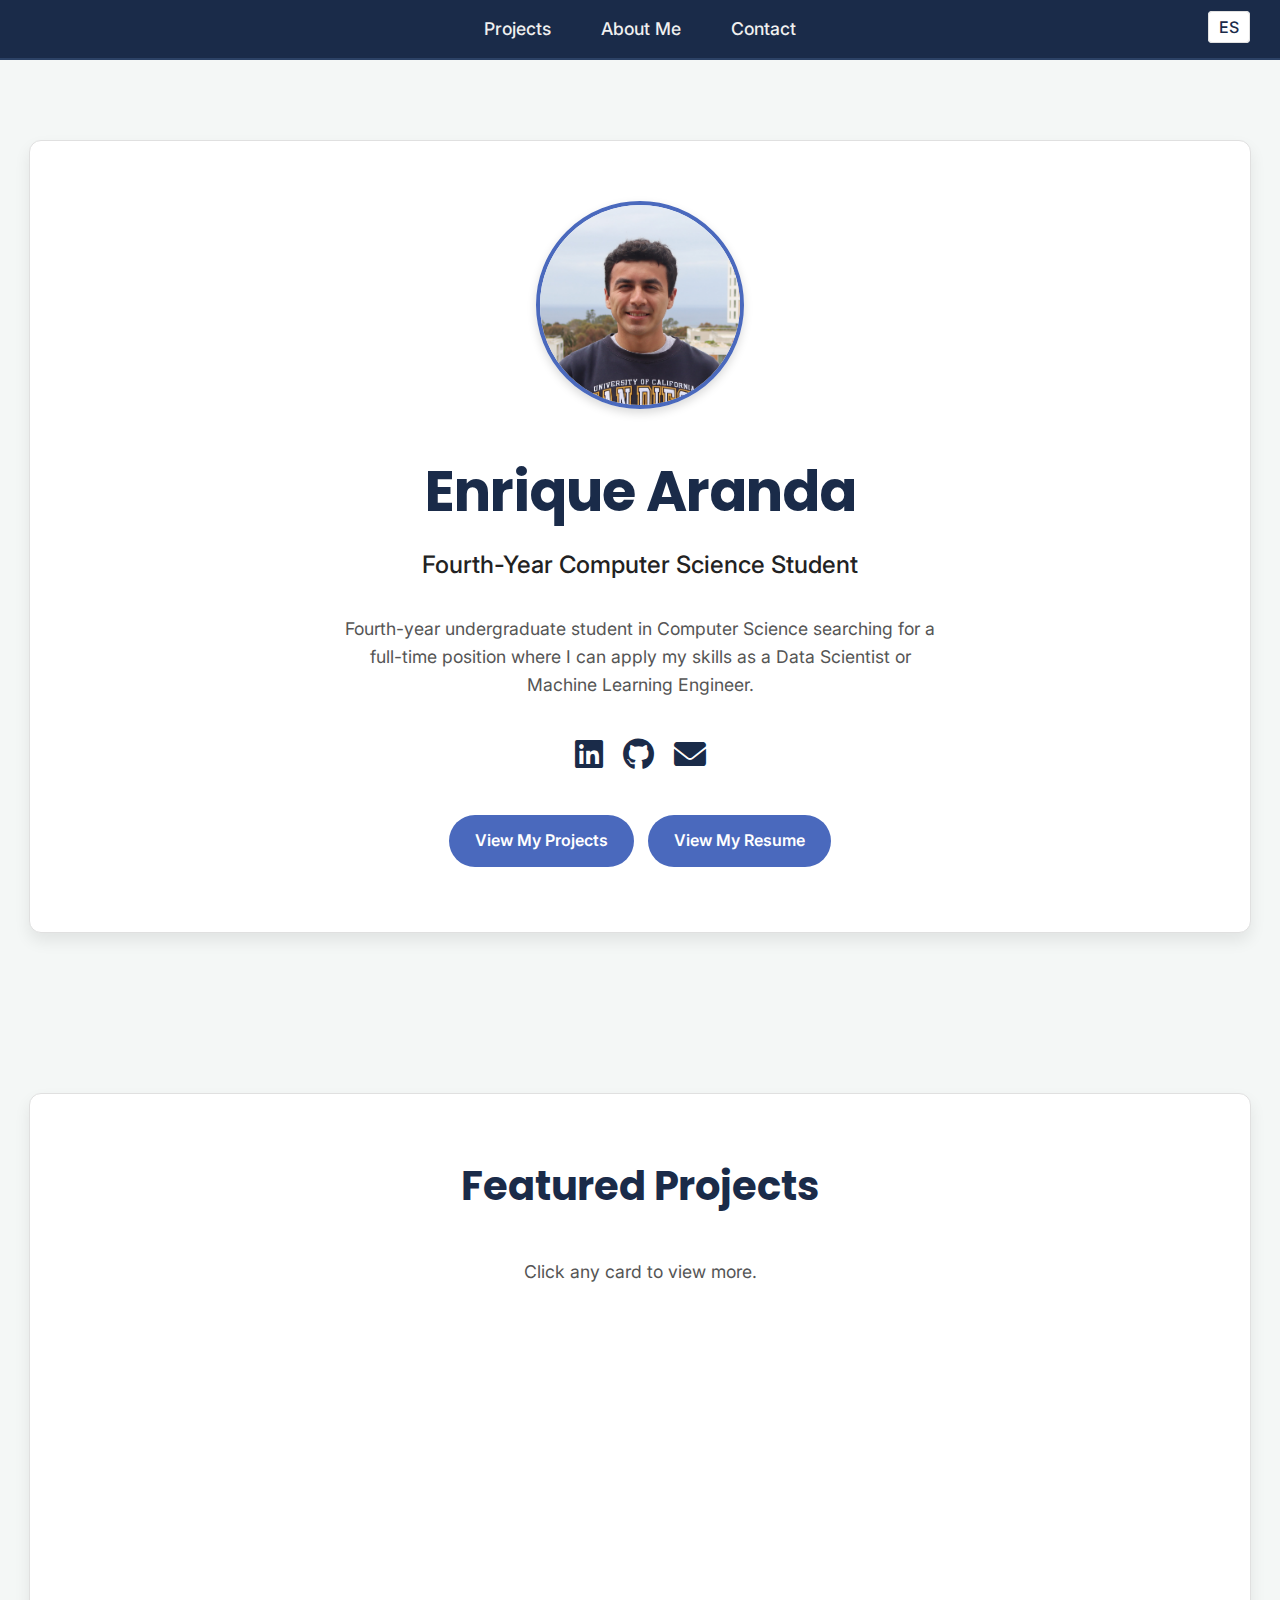
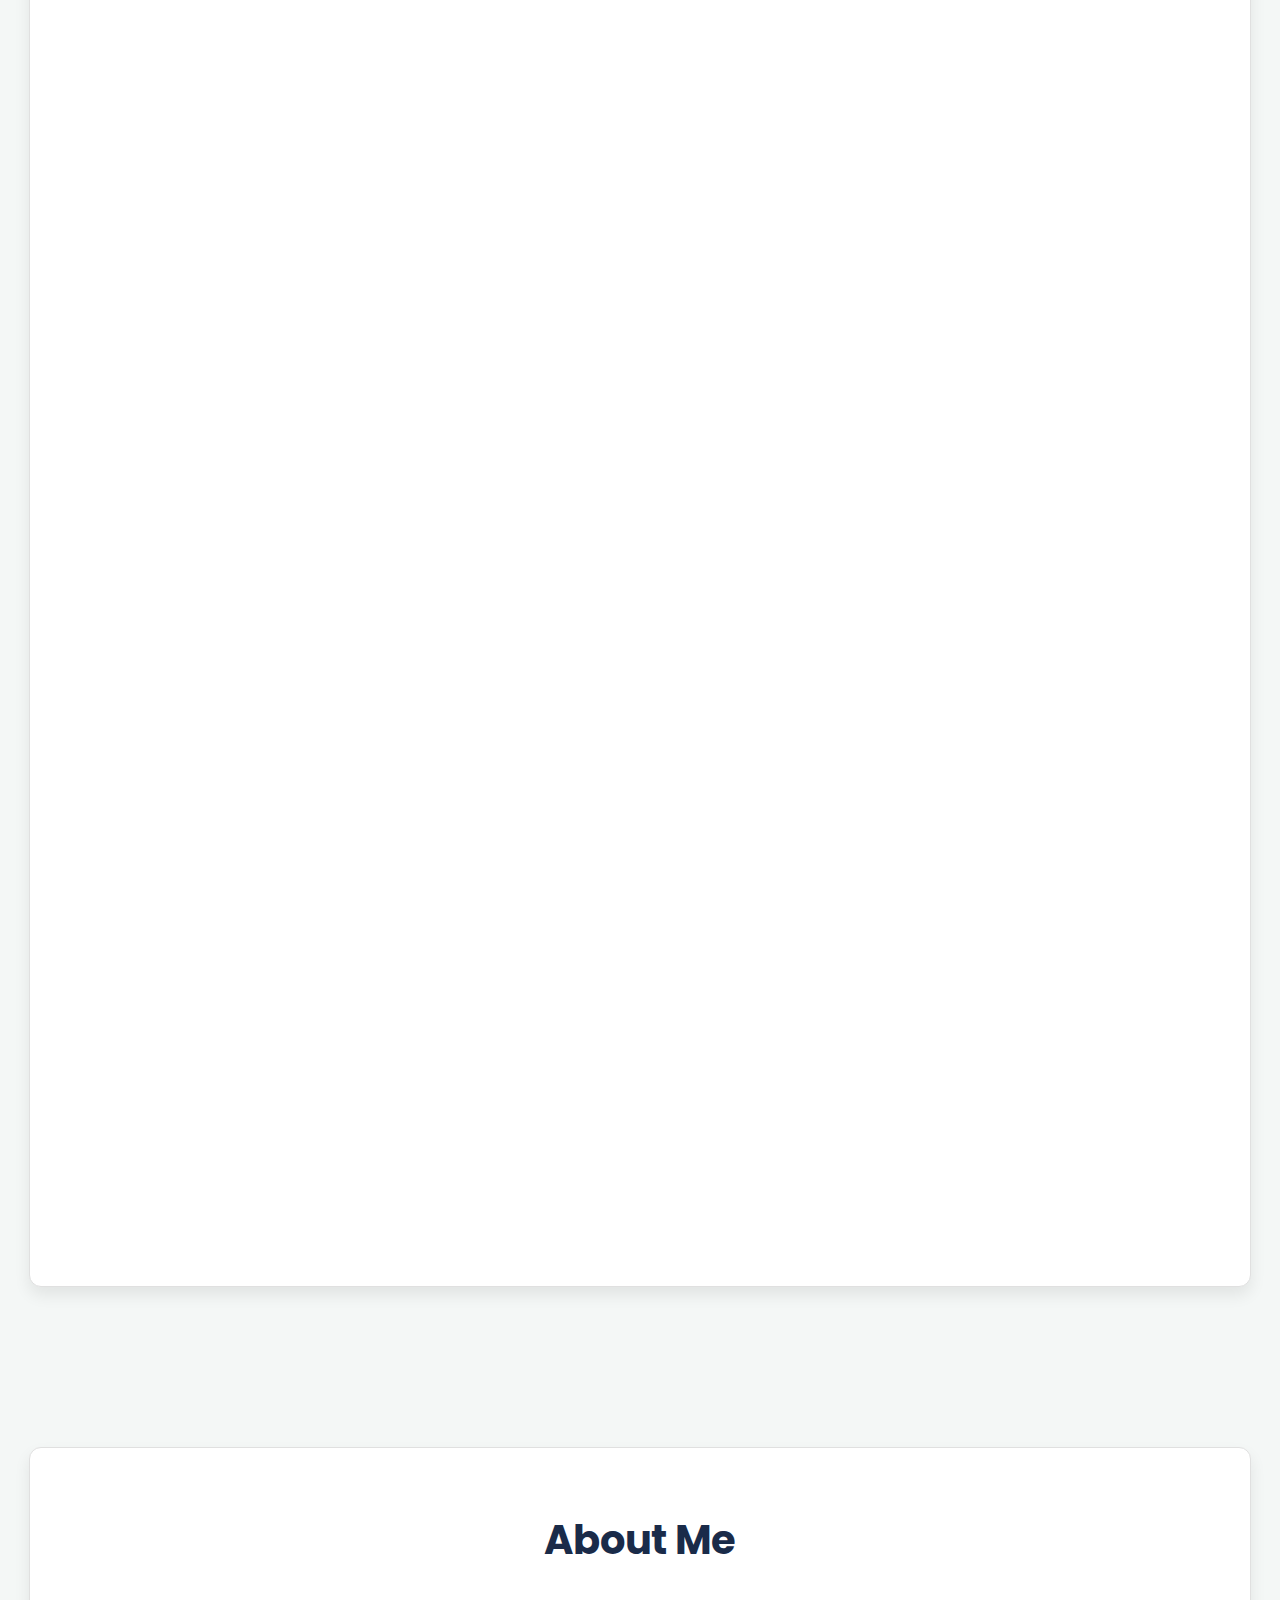
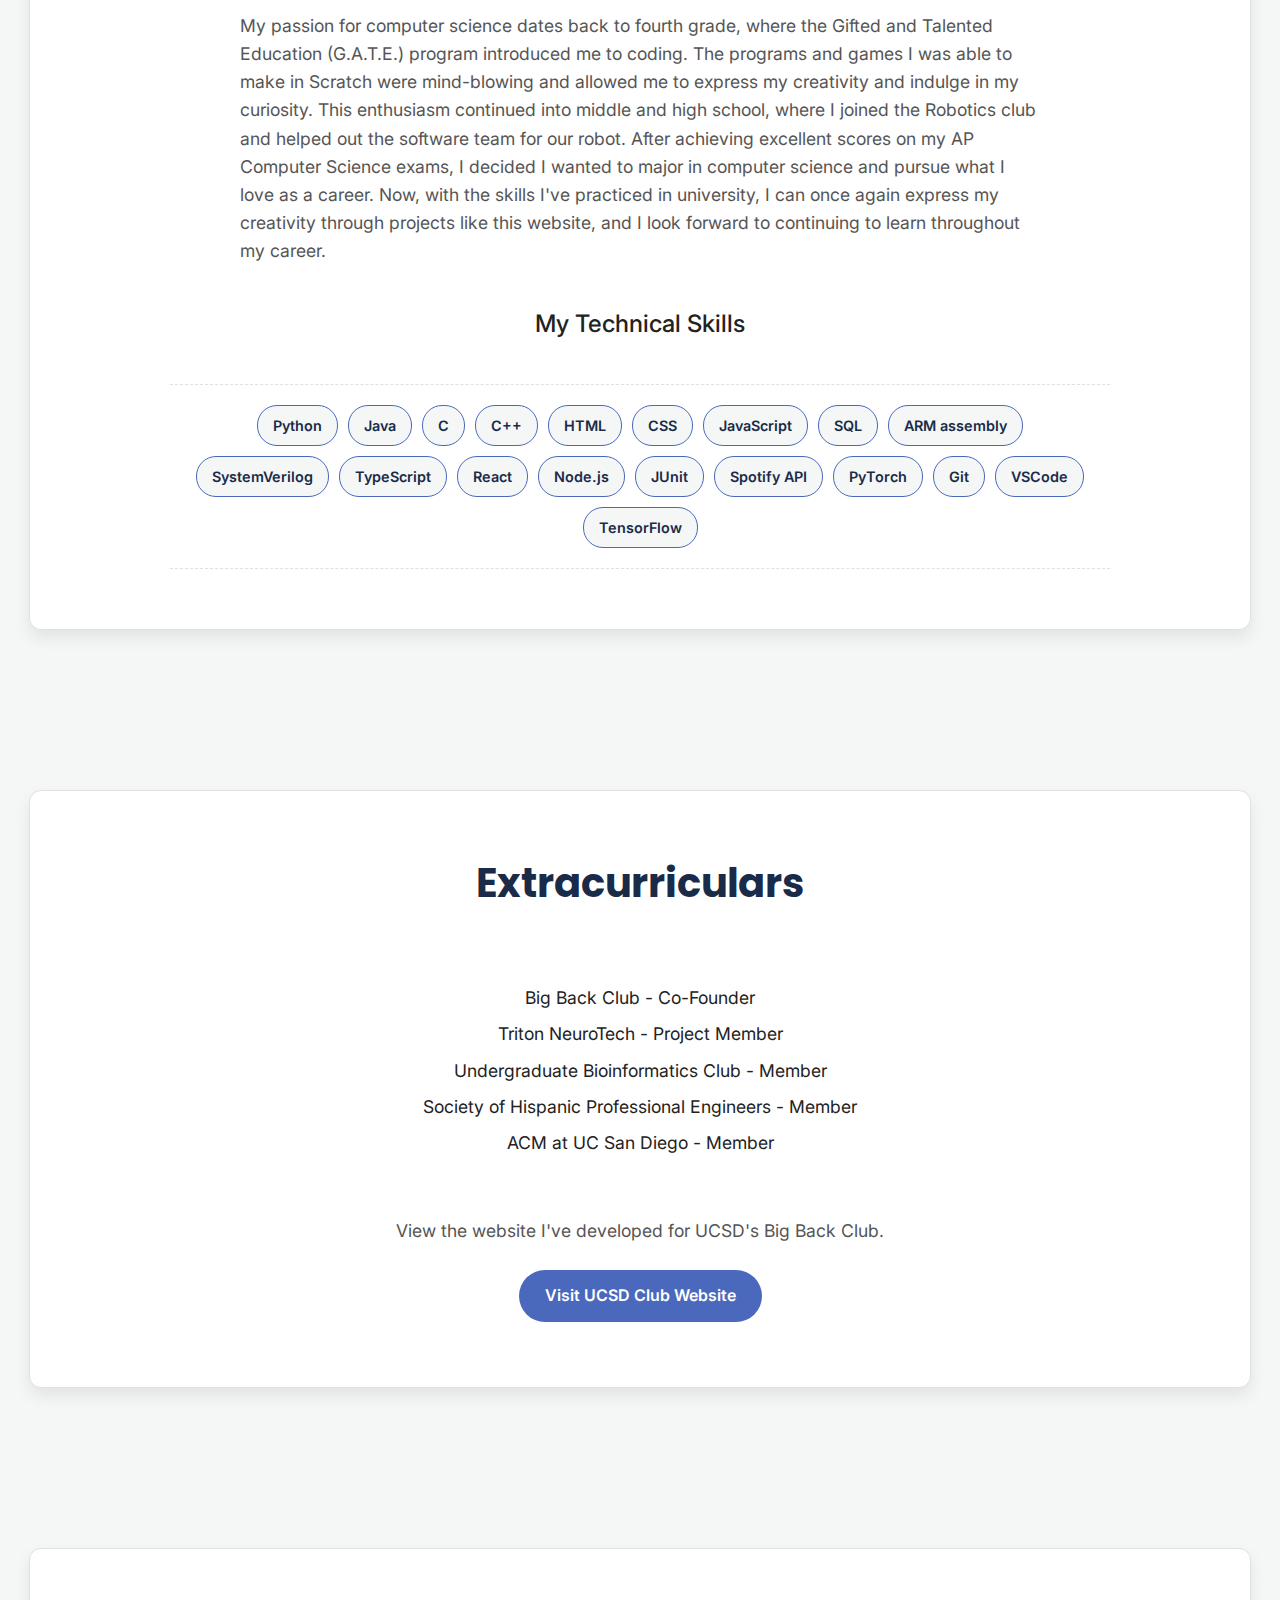
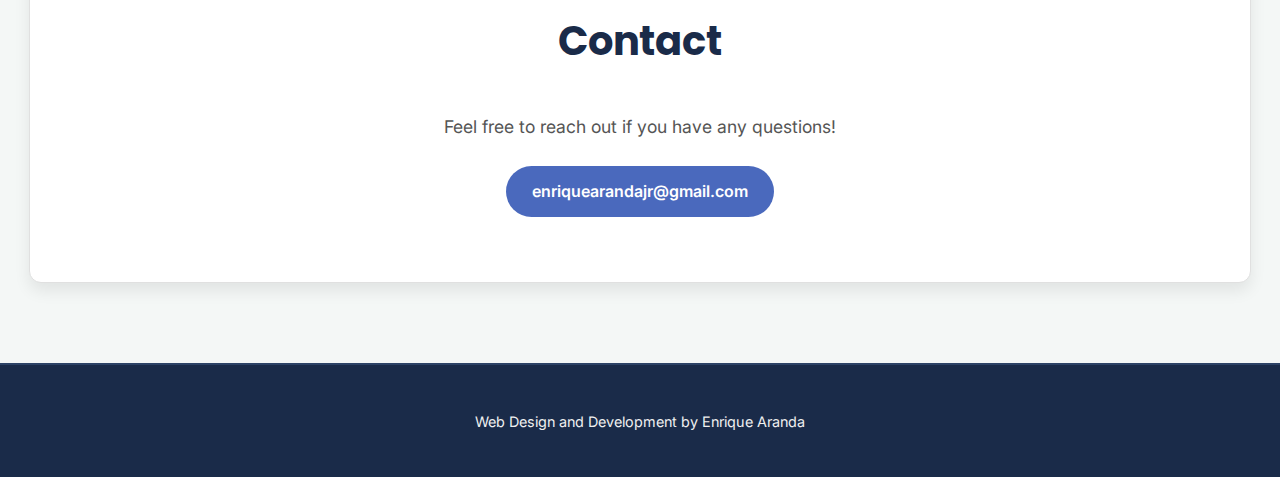
<file: index.html>
<!DOCTYPE html>
<html lang="en">
<head>
    <meta charset="UTF-8" />
    <meta name="viewport" content="width=device-width, initial-scale=1.0" />
    <title>Enrique Aranda - Portfolio</title>
    <!-- Google Fonts -->
    <link rel="preconnect" href="https://fonts.googleapis.com" />
    <link rel="preconnect" href="https://fonts.gstatic.com" crossorigin />
    <link
        href="https://fonts.googleapis.com/css2?family=Inter:wght@400;500;700&family=Poppins:wght@600;700&display=swap"
        rel="stylesheet"
    />
    <style>
        /* Modernized Styling */
        :root {
            --primary-blue: #1a2b49;
            --secondary-blue: #2c4266;
            --highlight-blue: #4a69bd;
            --light-blue: #5c7cfa;
            --dark-text: #222;
            --light-text: #f0f0f0;
            --bg-light: #f4f7f6;
            --bg-white: #fff;
            --border-color: #e0e0e0;
        }

        /* Basic Reset & Body Styling */
        body {
            font-family: 'Inter', sans-serif; /* Professional body font */
            background-color: var(--bg-light); /* Off-white background */
            color: var(--dark-text);
            margin: 0;
            padding: 0;
            line-height: 1.6;
            scroll-behavior: smooth;
        }

        .container {
            max-width: 1100px;
            margin: 0 auto;
            padding: 0 20px;
        }

        /* Language Switch UX Improvement */
        .language-switch {
            position: absolute;
            top: 15px;
            right: 30px;
            font-size: 1em;
            font-weight: 500;
            z-index: 1001;
        }

        .language-switch a {
            color: var(--primary-blue);
            text-decoration: none;
            padding: 5px 10px;
            border-radius: 4px;
            background-color: var(--bg-white);
            border: 1px solid var(--border-color);
            transition: background-color 0.3s;
        }

        .language-switch a:hover {
            background-color: #e0e0e0;
        }

        /* Navbar Styling */
        .navbar {
            background-color: var(--primary-blue);
            padding: 15px 0;
            position: sticky;
            top: 0;
            z-index: 1000;
            border-bottom: 2px solid var(--secondary-blue);
        }

        .navbar .container {
            display: flex;
            justify-content: center;
            align-items: center;
        }

        .navbar ul {
            list-style: none;
            margin: 0;
            padding: 0;
            display: flex;
            justify-content: center;
            flex-wrap: wrap;
            gap: 20px;
        }

        .navbar a {
            text-decoration: none;
            color: var(--light-text);
            font-size: 1.1em;
            font-weight: 500;
            padding: 10px 15px;
            border-radius: 5px;
            transition: background-color 0.3s, transform 0.2s;
            position: relative;
        }

        .navbar a::after {
            content: '';
            position: absolute;
            bottom: 0;
            left: 50%;
            width: 0;
            height: 2px;
            background-color: var(--light-blue);
            transition: width 0.3s ease, left 0.3s ease;
        }

        .navbar a:hover::after,
        .navbar a:focus::after {
            width: 100%;
            left: 0;
        }

        .navbar a:focus {
            outline: 2px solid var(--light-blue); /* Accessibility Focus */
            outline-offset: 2px;
        }

        /* Section Styling */
        .section {
            padding: 80px 0;
            text-align: center;
        }

        .section-content {
            background-color: var(--bg-white);
            padding: 60px;
            border-radius: 12px;
            box-shadow: 0 8px 16px rgba(0, 0, 0, 0.08);
            border: 1px solid var(--border-color);
            text-align: center; /* Default for headers/visuals */
        }

        .section h1, .section h2 {
            font-family: 'Poppins', sans-serif;
            color: var(--primary-blue);
            margin-top: 0;
            margin-bottom: 10px;
        }

        .section h1 {
            font-size: 3.5em;
            letter-spacing: -1px;
        }

        .section h2 {
            font-size: 2.5em;
            margin-bottom: 40px;
        }

        .section h3 {
            font-size: 1.5em;
            color: var(--dark-text);
            margin-top: 0;
            margin-bottom: 30px;
            font-weight: 500;
        }

        /* UX Improvement: Left-align long paragraphs for readability */
        .section p {
            font-size: 1.1em;
            max-width: 800px;
            margin: 0 auto 20px auto;
            color: #555;
            text-align: left;
        }
        
        /* Styles for Dynamic Skills Tag Cloud */
        .skills-container {
            max-width: 900px;
            margin: 40px auto 0 auto;
            display: flex;
            flex-wrap: wrap;
            justify-content: center;
            gap: 10px;
            padding: 20px;
            border-top: 1px dashed var(--border-color);
            border-bottom: 1px dashed var(--border-color);
        }

        .skill-tag {
            background-color: var(--bg-light);
            color: var(--primary-blue);
            padding: 8px 15px;
            border-radius: 20px;
            font-size: 0.9em;
            font-weight: 600;
            border: 1px solid var(--highlight-blue);
            cursor: default;
            transition: background-color 0.3s, color 0.3s, transform 0.2s;
        }

        .skill-tag:hover {
            background-color: var(--highlight-blue);
            color: var(--light-text);
            transform: scale(1.05);
        }

        /* Styles for Profile Photo and Buttons */
        .section img.profile-photo {
            width: 200px;
            height: 200px;
            object-fit: cover;
            border: 4px solid var(--highlight-blue);
            border-radius: 50%;
            margin-bottom: 30px;
            box-shadow: 0 4px 10px rgba(0, 0, 0, 0.15);
        }

        .button {
            display: inline-block;
            background-color: var(--highlight-blue);
            color: white;
            padding: 12px 25px;
            text-decoration: none;
            border-radius: 50px;
            font-weight: 600;
            transition: background-color 0.3s, transform 0.2s, box-shadow 0.3s;
            border: 1px solid transparent;
            margin: 5px;
        }

        .button:hover, .button:focus {
            background-color: var(--light-blue);
            transform: translateY(-3px);
            box-shadow: 0 6px 12px rgba(0, 0, 0, 0.15);
            outline: none;
        }

        /* Social Bar Styling */
        .social-bar {
            margin: 30px 0;
            display: flex;
            justify-content: center;
            gap: 20px;
        }

        .social-icon {
            color: var(--primary-blue);
            font-size: 2em;
            transition: color 0.3s, transform 0.2s;
            text-decoration: none;
        }

        .social-icon:hover {
            color: var(--light-blue);
            transform: scale(1.1);
        }
        
        /* Project Grid and Card Styling - WIDER CARDS IMPLEMENTED HERE */
        .project-grid {
            /* Change grid to two columns (50% width each) on larger screens */
            display: grid;
            grid-template-columns: repeat(auto-fit, minmax(450px, 1fr));
            gap: 30px;
            margin-top: 40px;
        }

        .project-card {
            min-height: 480px; 
            cursor: pointer;
            perspective: 1000px;
            position: relative;
            opacity: 0; 
            transform: translateY(20px);
            transition: opacity 0.6s ease-out, transform 0.6s ease-out;
            border-radius: 12px;
            box-shadow: 0 4px 12px rgba(0, 0, 0, 0.08);
            overflow: hidden; 
            display: flex;
        }
        
        /* Class added by JS when element is visible */
        .project-card.is-visible {
            opacity: 1;
            transform: translateY(0);
        }

        /* Card Inner Container (The flippable part) */
        .card-inner {
            position: relative;
            width: 100%;
            height: 100%;
            text-align: center;
            transition: transform 0.8s;
            transform-style: preserve-3d;
            border-radius: 12px;
            flex-grow: 1; 
            
            /* KEY CHANGE: Start rotated 180 degrees so the back face is visible */
            transform: rotateY(180deg);
        }

        /* Flip state: Rotate back to 0 to show the front */
        .project-card .card-inner.flipped {
            transform: rotateY(0deg);
        }

        /* Front and Back Faces */
        .card-face {
            position: absolute;
            width: 100%;
            height: 100%;
            backface-visibility: hidden; 
            background-color: var(--bg-white);
            border: 1px solid var(--border-color);
            border-radius: 12px;
            padding: 30px;
            display: flex;
            flex-direction: column;
            box-sizing: border-box; 
        }

        .card-front {
            /* Default position for the front face (0deg) */
            transform: rotateY(0deg);
            text-align: left;
            /* Added margin for clean look without the icon */
            padding-top: 50px; 
        }

        .card-back {
            background-color: var(--primary-blue);
            color: var(--light-text);
            /* KEY CHANGE: The back face must be rotated 180 degrees relative to the inner container */
            transform: rotateY(180deg);
            display: flex;
            flex-direction: column;
            justify-content: center;
            align-items: center;
            text-align: center;
        }
        
        /* Project Icon Styling (Front) - Hidden for cleaner look */
        .project-icon {
            display: none; 
        }

        /* Large Icon Styling (Back) */
        .project-icon-large {
            font-size: 6em;
            color: var(--bg-white);
            margin-bottom: 20px;
        }
        
        /* Back Face Text Styling */
        .card-back p {
            color: var(--light-text);
            font-size: 1.2em;
            font-weight: 500;
            max-width: 90%;
            margin: 0;
            text-align: center;
        }
        
        /* New class for technology list on the back face */
        .card-back .tech-list-back {
            font-size: 1.1em;
            font-weight: 500;
            margin-top: 25px;
            color: #a0c0ff; /* Light blue color for tech */
            text-align: center;
            line-height: 1.4;
            max-width: 90%;
        }


        /* Front Face Content Styling */
        .card-front h4 {
            font-family: 'Poppins', sans-serif;
            font-size: 1.6em;
            color: var(--primary-blue);
            margin-top: 0;
            margin-bottom: 20px;
            text-align: center;
        }
        
        /* List and List Item Styling for the Front Card */
        .card-front ul {
            list-style-type: disc; /* Use standard bullets */
            padding-left: 20px;
            margin-top: 0;
            margin-bottom: 15px;
            flex-grow: 1; /* Allow the list to take up available space */
            overflow-y: auto; /* Allow scrolling if list is too long (though we target minimal height) */
            text-align: left;
            color: #444;
        }

        .card-front ul li {
            font-size: 1em;
            margin-bottom: 10px;
        }
        
        /* Custom Audio Player Styling */
        .project-audio-player {
            width: 100%;
            margin: 15px 0 20px 0;
            border-radius: 6px;
            background-color: var(--bg-light);
            border: 1px solid var(--border-color);
            padding: 5px;
        }

        .card-front a.button {
            margin-top: auto;
            align-self: center; 
            background-color: var(--secondary-blue);
            color: white;
            padding: 10px 20px;
            border-radius: 5px;
            transition: background-color 0.3s;
        }

        .card-front a.button:hover {
            background-color: var(--highlight-blue);
            transform: none;
        }
        
        /* Extracurricular List Styling */
        .extracurricular-list {
            text-align: left;
            max-width: 600px;
            margin: 0 auto;
            padding: 20px 0;
            line-height: 1.5;
        }

        .extracurricular-list p {
            margin: 10px 0;
            font-size: 1.1em;
            color: var(--dark-text);
            text-align: left;
        }

        .extracurricular-list i {
            margin-right: 15px;
            color: var(--highlight-blue);
            font-size: 1.3em;
            min-width: 25px; 
            display: inline-block;
            text-align: center;
        }

        /* Footer Styling */
        .footer {
            background-color: var(--primary-blue);
            color: var(--light-text);
            text-align: center;
            padding: 30px 0;
            border-top: 2px solid var(--secondary-blue);
            font-size: 0.9em;
        }

        /* Media Queries for Responsiveness */
        @media (max-width: 900px) {
             /* Adjust grid for medium screens to ensure two columns still fit well */
            .project-grid {
                grid-template-columns: repeat(auto-fit, minmax(380px, 1fr));
            }
        }
        
        @media (max-width: 768px) {
            .language-switch {
                position: static;
                margin-bottom: 20px;
            }
            .navbar ul {
                gap: 15px;
            }
            .navbar a {
                font-size: 1em;
                padding: 8px 12px;
            }
            .section {
                padding: 60px 0;
            }
            .section-content {
                padding: 40px 20px;
            }
            .section h1 {
                font-size: 2.5em;
            }
            .section h2 {
                font-size: 2em;
            }
            .project-grid {
                /* Force single column for mobile readability */
                grid-template-columns: 1fr;
            }
            /* Card Height Adjustment for Mobile */
            .project-card {
                min-height: 550px; 
            }
        }
    </style>
    <!-- Font Awesome for Icons -->
    <link rel="stylesheet" href="https://cdnjs.cloudflare.com/ajax/libs/font-awesome/6.0.0-beta3/css/all.min.css">
</head>
<body>

    <!-- Language Switch (UX Improvement) -->
    <div class="language-switch">
        <a href="es.html" target="_blank" rel="noopener noreferrer">ES</a>
    </div>

    <!-- Navbar (Simplified) -->
    <nav class="navbar">
        <div class="container">
            <ul>
                <!-- Updated Navigation Order -->
                <li><a href="#projects">Projects</a></li>
                <li><a href="#about">About Me</a></li>
                <li><a href="#contact">Contact</a></li>
            </ul>
        </div>
    </nav>

    <!-- Hero Section -->
    <section id="hero" class="section">
        <div class="container section-content">

            <img class="profile-photo" src="files/portrait.JPG" alt="Portrait of Enrique Aranda">
            <h1>Enrique Aranda</h1>
            <h3>Fourth-Year Computer Science Student</h3>
            <p style="text-align: center; max-width: 600px;">Fourth-year undergraduate student in Computer Science searching for a full-time position where I can apply my skills as a Data Scientist or Machine Learning Engineer.</p>
            
            <!-- UX Improvement: Social Bar -->
            <div class="social-bar">
                <a href="https://www.linkedin.com/in/enrique-aranda-jr/" target="_blank" rel="noopener noreferrer" class="social-icon" title="LinkedIn">
                    <i class="fab fa-linkedin"></i>
                </a>
                <a href="https://github.com/earanda4/" target="_blank" rel="noopener noreferrer" class="social-icon" title="GitHub">
                    <i class="fab fa-github"></i>
                </a>
                <a href="mailto:enriquearandajr@gmail.com" class="social-icon" title="Email">
                    <i class="fas fa-envelope"></i>
                </a>
            </div>

            <!-- UX Improvement: Primary CTA to Projects -->
            <a href="#projects" class="button">View My Projects</a>
            <a href="files/Aranda-Enrique-Resume.pdf" target="_blank" rel="noopener noreferrer" class="button">View My Resume</a>
        </div>
    </section>

    <!-- Projects Section (MOVED UP) -->
    <section id="projects" class="section">
        <div class="container section-content">
            <h2>Featured Projects</h2>
            <p style="text-align: center; max-width: 600px; margin-bottom: 30px;">
                Click any card to view more. 
            </p>
            <div class="project-grid">
                
                <!-- PROJECT 1: RISC Processor (Flippable Card) -->
                <div class="project-card" data-icon-class="fas fa-brain">
                    <div class="card-inner">
                        <!-- Card Front (Project Details) -->
                        <div class="card-face card-front">
                            <h4>EMG Prosthetic Hand</h4>
                            <ul>
                                <li>As one of the programming experts, I'm guiding my team on designing an RNN model that would classify gestures for the prosthetic hand to imitate</li>
                                <li>I'm helping implement the Long Short-Term Memory (LSTM) model and Grey-Wolf Optimizer (GWO) using the TensorFlow library in Python</li>
                            </ul>
                            <a href="https://github.com/earanda4/TritonNeuroTech-EMG-Prosthetics" target="_blank" rel="noopener noreferrer" class="button">
                                View on GitHub
                            </a>
                        </div>
                        <!-- Card Back (Icon and Tech Stack) -->
                        <div class="card-face card-back">
                            <i class="fas fa-brain project-icon-large"></i>
                            <p>EMG Prosthetic Hand</p>
                        </div>
                    </div>
                </div>
                
                <div class="project-card" data-icon-class="fas fa-microchip">
                    <div class="card-inner">
                        <!-- Card Front (Project Details) -->
                        <div class="card-face card-front">
                            <h4>Custom RISC Processor</h4>
                            <ul>
                                <li>I led the project by outlining our RISC processor architecture with fixed 9-bit instructions and 8-bit data for eight general purpose registers.</li>
                                <li>I helped assemble our processor components in SystemVerilog and created a Python-based assembler to convert ARM functions into our processor's custom machine code.</li>
                            </ul>
                            <a href="https://github.com/earanda4/Custom-RISC-Processor" target="_blank" rel="noopener noreferrer" class="button">
                                View on GitHub
                            </a>
                        </div>
                        <!-- Card Back (Icon and Tech Stack) -->
                        <div class="card-face card-back">
                            <i class="fas fa-microchip project-icon-large"></i>
                            <p>Custom Reduced Instruction Set Computer (RISC) Processor</p>
                        </div>
                    </div>
                </div>

                <!-- PROJECT 2: Music Generation (Flippable Card) -->
                <div class="project-card" data-icon-class="fas fa-headphones-alt">
                    <div class="card-inner">
                        <!-- Card Front (Project Details) -->
                        <div class="card-face card-front">
                            <h4>Music Generation with RNNs</h4>
                            <ul>
                                <li>I designed a symbolic music generation model using RNNs trained on MIDI datasets.</li>
                                <li>I incorporated `miditoolkit` to extract features and improved the model's accuracy by 12% through hyperparameter optimization, resulting in a unique piece of music.</li>
                            </ul>
                            <!-- Audio Player -->
                            <audio controls class="project-audio-player">
                                <!-- IMPORTANT: Replace the 'src' below with the actual URL to hosted MP3 file. -->
                                <source src="files/multi_RNN_10_tavern.mp3" type="audio/mpeg">
                                Your browser does not support the audio element.
                            </audio>
                            <a href="https://github.com/earanda4/ML-Music-Generation" target="_blank" rel="noopener noreferrer" class="button">
                                View on GitHub
                            </a>
                        </div>
                        <!-- Card Back (Icon and Tech Stack) -->
                        <div class="card-face card-back">
                            <i class="fas fa-headphones-alt project-icon-large"></i>
                            <p>Music Generation with Recurrent Neural Networks (RNNs)</p>
                        </div>
                    </div>
                </div>

                <!-- PROJECT 3: Moody Melodies (Flippable Card) -->
                <div class="project-card" data-icon-class="fab fa-spotify">
                    <div class="card-inner">
                        <!-- Card Front (Project Details) -->
                        <div class="card-face card-front">
                            <h4>Moody Melodies (React Application)</h4>
                            <ul>
                                <li>I led the backend development of this React application, which aimed to generate a mood-catered playlist using the Spotify API.</li>
                                <li>I designed a recommendation system by mapping specific feelings to API parameter values.</li>
                                <li>I mentored teammates on the Spotify API to complete a swift, deployable product with quality results.</li>
                            </ul>
                            <a href="https://github.com/earanda4/Moody-Melodies-App" target="_blank" rel="noopener noreferrer" class="button">
                                View on GitHub
                            </a>
                        </div>
                        <!-- Card Back (Icon and Tech Stack) -->
                        <div class="card-face card-back">
                            <i class="fab fa-spotify project-icon-large"></i>
                            <p>Moody Melodies</p>
                        </div>
                    </div>
                </div>
                
                <!-- PROJECT 4: UCSD CAPEs Course Analysis and Visualization (NEW CARD) -->
                <div class="project-card" data-icon-class="fas fa-chart-line">
                    <div class="card-inner">
                        <!-- Card Front (Project Details) -->
                        <div class="card-face card-front">
                            <h4>UCSD Course And Professor Evaluations (CAPEs) Analysis and Visualization</h4>
                            <ul>
                                <li>I helped build an automated Python script using `BeautifulSoup` to scrape, clean, and structure data from the UCSD CAPEs website for over 500 courses.</li>
                                <li>Our project provided students with a user-friendly tool for course planning based on historical data.</li>
                            </ul>
                            <a href="https://github.com/earanda4/CAPES_ML_Exploration" target="_blank" rel="noopener noreferrer" class="button">
                                View on GitHub
                            </a>
                        </div>
                        <!-- Card Back (Icon and Tech Stack) -->
                        <div class="card-face card-back">
                            <i class="fas fa-chart-line project-icon-large"></i>
                            <p>UCSD CAPEs Machine Learning Exploration</p>
                        </div>
                    </div>
                </div>
                <!-- END NEW CARD -->

            </div>
        </div>
    </section>

    <!-- About Section (MOVED DOWN) -->
    <section id="about" class="section">
        <div class="container section-content">
            <h2>About Me</h2>
            <p>
                My passion for computer science dates back to fourth grade, where the Gifted and Talented Education (G.A.T.E.) program introduced me to coding. The programs and games I was able to make in Scratch were mind-blowing and allowed me to express my creativity and indulge in my curiosity. This enthusiasm continued into middle and high school, where I joined the Robotics club and helped out the software team for our robot. After achieving excellent scores on my AP Computer Science exams, I decided I wanted to major in computer science and pursue what I love as a career. Now, with the skills I've practiced in university, I can once again express my creativity through projects like this website, and I look forward to continuing to learn throughout my career.
            </p>
            
            <!-- Dynamic Component 1: Skills Tag Cloud -->
            <h3 style="margin-top: 40px; text-align: center;">My Technical Skills</h3>
            <div id="skills-cloud" class="skills-container">
                <!-- Skills will be dynamically injected here -->
            </div>
            <!-- End Skills Tag Cloud -->

        </div>
    </section>

    <!-- Extracurricular Section (Updated with Icons) -->
    <section id="extracurricular" class="section">
        <div class="container section-content">
            <h2>Extracurriculars</h2>
            <div class="extracurricular-list">
                <p style="text-align: center">Big Back Club - Co-Founder</p>
                <p style="text-align: center">Triton NeuroTech - Project Member</p>
                <p style="text-align: center">Undergraduate Bioinformatics Club - Member</p>
                <p style="text-align: center">Society of Hispanic Professional Engineers - Member</p>
                <p style="text-align: center">ACM at UC San Diego - Member</p>
            </div>
            <p style="text-align: center; margin-top: 30px;">View the website I've developed for UCSD's Big Back Club.</p>
            <a
                href="UCSDclub/bigbackclub.html"
                target="_blank"
                rel="noopener noreferrer"
                class="button"
            >
                Visit UCSD Club Website
            </a>
        </div>
    </section>

    <!-- Contact Section -->
    <section id="contact" class="section">
        <div class="container section-content">
            <h2>Contact</h2>
            <p style="text-align: center;">
                Feel free to reach out if you have any questions!
            </p>
            <a href="mailto:enriquearandajr@gmail.com" class="button">enriquearandajr@gmail.com</a>
        </div>
    </section>

    <!-- Footer -->
    <footer class="footer">
        <div class="container">
            <p>Web Design and Development by Enrique Aranda</p>
        </div>
    </footer>

    <!-- JavaScript for dynamic components -->
    <script>
        document.addEventListener('DOMContentLoaded', () => {
            
            // --- Dynamic Component 1: Skills Tag Cloud Injection ---
            
            // Extracted from your resume (Languages, Frameworks, Libraries)
            const skills = [
                'Python', 'Java', 'C', 'C++', 'HTML', 'CSS', 'JavaScript', 'SQL',
                'ARM assembly', 'SystemVerilog', 'TypeScript', 'React', 'Node.js', 
                'JUnit', 'Spotify API', 'PyTorch', 'Git', 'VSCode', 'TensorFlow'
            ];

            const skillsCloud = document.getElementById('skills-cloud');

            skills.forEach(skill => {
                const tag = document.createElement('span');
                tag.classList.add('skill-tag');
                tag.textContent = skill;
                skillsCloud.appendChild(tag);
            });


            // --- Dynamic Component 2: Scroll-Based Project Fade-In Animation ---
            
            const projectCards = document.querySelectorAll('.project-card');
            
            const checkVisibility = () => {
                projectCards.forEach(card => {
                    const rect = card.getBoundingClientRect();
                    const threshold = 0.8;
                    const isVisible = (
                        rect.top <= (window.innerHeight - rect.height * threshold) && 
                        rect.bottom >= (rect.height * threshold)
                    );

                    if (isVisible) {
                        card.classList.add('is-visible');
                    }
                });
            };

            window.addEventListener('scroll', checkVisibility);
            window.addEventListener('resize', checkVisibility);
            checkVisibility(); 
            
            // --- Card Flip Functionality (Click Only) ---
            
            projectCards.forEach(card => {
                // Attach click listener to the whole project card element
                card.addEventListener('click', (event) => {
                    // Prevent the flip if a link/button inside the card is clicked (including the audio controls)
                    // We check if the target is a link, button, or part of the audio controls
                    if (event.target.closest('a') || event.target.closest('button') || event.target.closest('audio')) {
                        return;
                    }
                    
                    // Toggle the 'flipped' class on the inner container
                    const innerCard = card.querySelector('.card-inner');
                    if (innerCard) {
                        innerCard.classList.toggle('flipped');
                    }
                });
            });

        });
    </script>
</body>
</html>
</file>
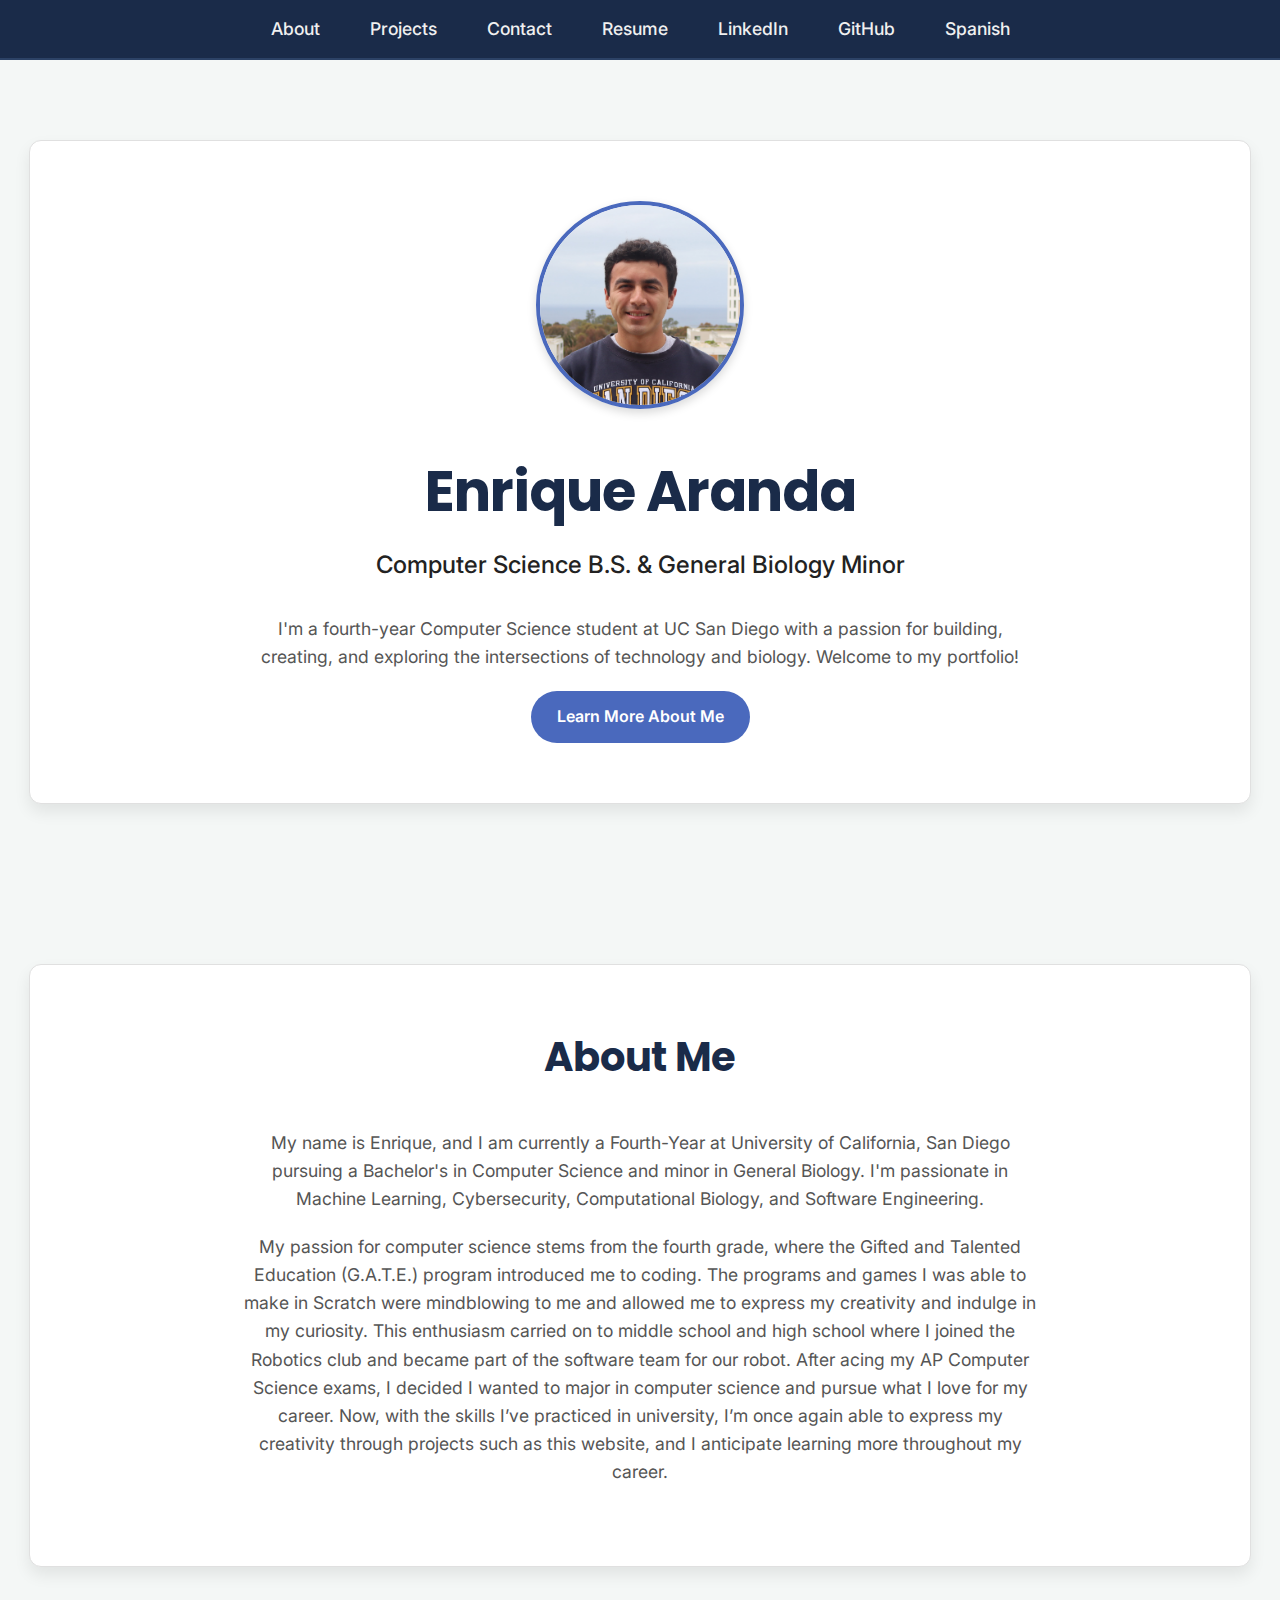
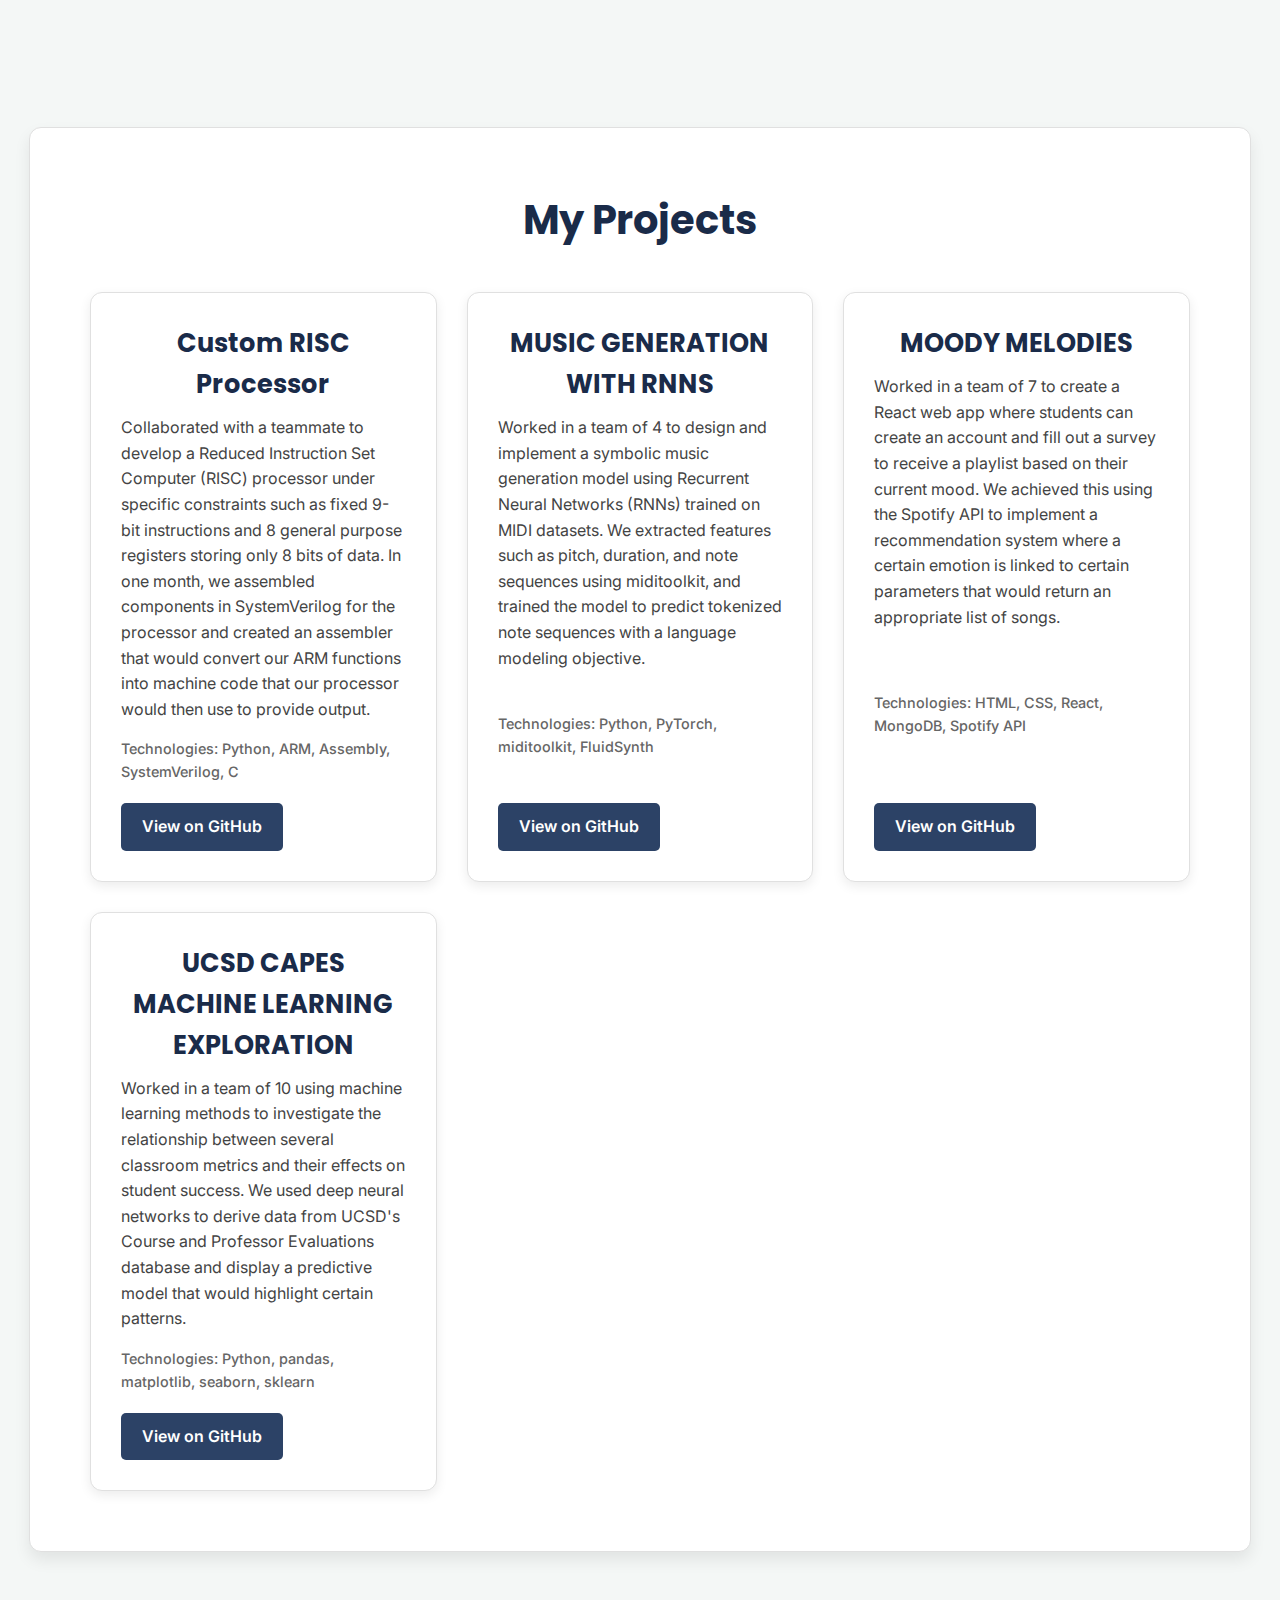
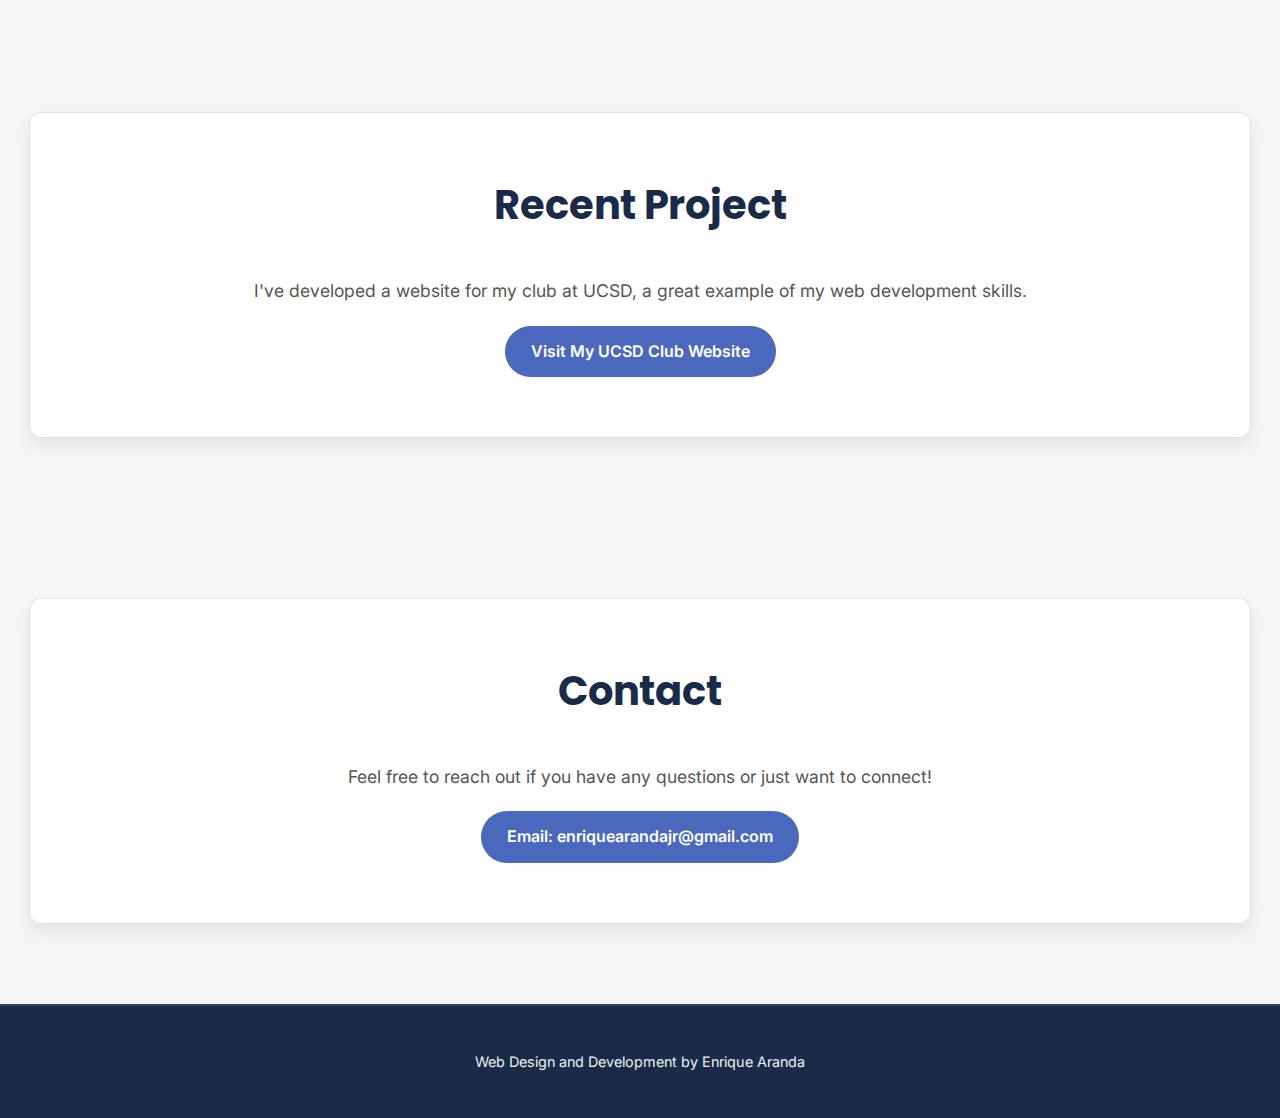
<file: index2.html>
<!DOCTYPE html>
<html lang="en">
<head>
    <meta charset="UTF-8" />
    <meta name="viewport" content="width=device-width, initial-scale=1.0" />
    <title>Enrique Aranda - Portfolio</title>
    <!-- Google Fonts -->
    <link rel="preconnect" href="https://fonts.googleapis.com" />
    <link rel="preconnect" href="https://fonts.gstatic.com" crossorigin />
    <link
        href="https://fonts.googleapis.com/css2?family=Inter:wght@400;500;700&family=Poppins:wght@600;700&display=swap"
        rel="stylesheet"
    />
    <style>
        /* Modernized Styling */
        :root {
            --primary-blue: #1a2b49;
            --secondary-blue: #2c4266;
            --highlight-blue: #4a69bd;
            --light-blue: #5c7cfa;
            --dark-text: #222;
            --light-text: #f0f0f0;
            --bg-light: #f4f7f6;
            --bg-white: #fff;
            --border-color: #e0e0e0;
        }

        /* Basic Reset & Body Styling */
        body {
            font-family: 'Inter', sans-serif; /* Professional body font */
            background-color: var(--bg-light); /* Off-white background */
            color: var(--dark-text);
            margin: 0;
            padding: 0;
            line-height: 1.6;
            scroll-behavior: smooth;
        }

        .container {
            max-width: 1100px;
            margin: 0 auto;
            padding: 0 20px;
        }

        /* Navbar Styling */
        .navbar {
            background-color: var(--primary-blue);
            padding: 15px 0;
            position: sticky;
            top: 0;
            z-index: 1000;
            border-bottom: 2px solid var(--secondary-blue);
        }

        .navbar .container {
            display: flex;
            justify-content: center;
            align-items: center;
        }

        .navbar ul {
            list-style: none;
            margin: 0;
            padding: 0;
            display: flex;
            justify-content: center;
            flex-wrap: wrap;
            gap: 20px;
        }

        .navbar a {
            text-decoration: none;
            color: var(--light-text);
            font-size: 1.1em;
            font-weight: 500;
            padding: 10px 15px;
            border-radius: 5px;
            transition: background-color 0.3s, transform 0.2s;
            position: relative;
        }

        .navbar a::after {
            content: '';
            position: absolute;
            bottom: 0;
            left: 50%;
            width: 0;
            height: 2px;
            background-color: var(--light-blue);
            transition: width 0.3s ease, left 0.3s ease;
        }

        .navbar a:hover::after,
        .navbar a:focus::after {
            width: 100%;
            left: 0;
        }

        .navbar a:hover {
            transform: translateY(-2px);
        }

        /* Section Styling */
        .section {
            padding: 80px 0;
            text-align: center;
        }

        .section-content {
            background-color: var(--bg-white);
            padding: 60px;
            border-radius: 12px;
            box-shadow: 0 8px 16px rgba(0, 0, 0, 0.08);
            border: 1px solid var(--border-color);
        }

        .section h1, .section h2 {
            font-family: 'Poppins', sans-serif; /* Modern, bold heading font */
            color: var(--primary-blue);
            margin-top: 0;
            margin-bottom: 10px;
        }

        .section h1 {
            font-size: 3.5em;
            letter-spacing: -1px;
        }

        .section h2 {
            font-size: 2.5em;
            margin-bottom: 40px;
        }

        .section h3 {
            font-size: 1.5em;
            color: var(--dark-text);
            margin-top: 0;
            margin-bottom: 30px;
            font-weight: 500;
        }

        .section p {
            font-size: 1.1em;
            max-width: 800px;
            margin: 0 auto 20px auto;
            color: #555;
        }

        .section img.profile-photo {
            width: 200px;
            height: 200px;
            object-fit: cover;
            border: 4px solid var(--highlight-blue);
            border-radius: 50%;
            margin-bottom: 30px;
            box-shadow: 0 4px 10px rgba(0, 0, 0, 0.15);
        }

        .button {
            display: inline-block;
            background-color: var(--highlight-blue);
            color: white;
            padding: 12px 25px;
            text-decoration: none;
            border-radius: 50px;
            font-weight: 600;
            transition: background-color 0.3s, transform 0.2s, box-shadow 0.3s;
            border: 1px solid transparent;
        }

        .button:hover {
            background-color: var(--light-blue);
            transform: translateY(-3px);
            box-shadow: 0 6px 12px rgba(0, 0, 0, 0.15);
        }

        /* Project Grid Styling */
        .project-grid {
            display: grid;
            grid-template-columns: repeat(auto-fit, minmax(300px, 1fr));
            gap: 30px;
            margin-top: 40px;
        }

        .project-card {
            background-color: var(--bg-white);
            color: var(--dark-text);
            padding: 30px;
            border: 1px solid var(--border-color);
            border-radius: 12px;
            box-shadow: 0 4px 12px rgba(0, 0, 0, 0.08);
            transition: transform 0.3s ease, box-shadow 0.3s ease;
            display: flex;
            flex-direction: column;
            text-align: left;
        }

        .project-card:hover {
            transform: translateY(-8px);
            box-shadow: 0 10px 20px rgba(0, 0, 0, 0.1);
        }

        .project-card h4 {
            font-family: 'Poppins', sans-serif;
            font-size: 1.6em;
            color: var(--primary-blue);
            margin-top: 0;
            margin-bottom: 10px;
            text-align: center;
        }

        .project-card p {
            font-size: 1em;
            color: #444;
            margin-bottom: 15px;
            flex-grow: 1; /* Allows description to take up space */
        }

        .project-card .tech-list {
            font-size: 0.9em;
            color: #666;
            font-weight: 500;
            margin-bottom: 20px;
        }

        .project-card a.button {
            margin-top: auto;
            align-self: flex-start;
            background-color: var(--secondary-blue);
            color: white;
            padding: 10px 20px;
            border-radius: 5px;
            transition: background-color 0.3s;
        }

        .project-card a.button:hover {
            background-color: var(--highlight-blue);
            transform: none; /* Override general button hover effect */
        }

        /* Footer Styling */
        .footer {
            background-color: var(--primary-blue);
            color: var(--light-text);
            text-align: center;
            padding: 30px 0;
            border-top: 2px solid var(--secondary-blue);
            font-size: 0.9em;
        }

        /* Media Queries for Responsiveness */
        @media (max-width: 768px) {
            .navbar ul {
                gap: 15px;
            }
            .navbar a {
                font-size: 1em;
                padding: 8px 12px;
            }
            .section {
                padding: 60px 0;
            }
            .section-content {
                padding: 40px 20px;
            }
            .section h1 {
                font-size: 2.5em;
            }
            .section h2 {
                font-size: 2em;
            }
            .section h3 {
                font-size: 1.2em;
            }
            .section img.profile-photo {
                width: 150px;
                height: 150px;
            }
            .project-grid {
                grid-template-columns: 1fr;
            }
        }
    </style>
</head>
<body>

    <!-- Navbar -->
    <nav class="navbar">
        <div class="container">
            <ul>
                <li><a href="#about">About</a></li>
                <li><a href="#projects">Projects</a></li>
                <li><a href="#contact">Contact</a></li>
                <li><a href="files/Resume CS-I.pdf" target="_blank" rel="noopener noreferrer">Resume</a></li>
                <li><a href="https://www.linkedin.com/in/enrique-aranda-jr/" target="_blank" rel="noopener noreferrer">LinkedIn</a></li>
                <li><a href="https://github.com/earanda4/" target="_blank" rel="noopener noreferrer">GitHub</a></li>
                <li><a href="es.html" target="_blank" rel="noopener noreferrer">Spanish</a></li>
            </ul>
        </div>
    </nav>

    <!-- Hero Section -->
    <section id="hero" class="section">
        <div class="container section-content">
            <img class="profile-photo" src="files/portrait.JPG" alt="Enrique Aranda's Portrait">
            <h1>Enrique Aranda</h1>
            <h3>Computer Science B.S. & General Biology Minor</h3>
            <p>I'm a fourth-year Computer Science student at UC San Diego with a passion for building, creating, and exploring the intersections of technology and biology. Welcome to my portfolio!</p>
            <a href="#about" class="button">Learn More About Me</a>
        </div>
    </section>

    <!-- About Section -->
    <section id="about" class="section">
        <div class="container section-content">
            <h2>About Me</h2>
            <p>
                My name is Enrique, and I am currently a Fourth-Year at University of California, San Diego
                pursuing a Bachelor's in Computer Science and minor in General Biology. I'm passionate in Machine Learning, Cybersecurity, Computational Biology, and Software Engineering.
            </p>
            <p>
                My passion for computer science stems from the fourth grade, where the Gifted and Talented Education (G.A.T.E.) program introduced me to coding. The programs and games I was able to make in Scratch were mindblowing to me and allowed me to express my creativity and indulge in my curiosity. This enthusiasm carried on to middle school and high school where I joined the Robotics club and became part of the software team for our robot. After acing my AP Computer Science exams, I decided I wanted to major in computer science and pursue what I love for my career. Now, with the skills I’ve practiced in university, I’m once again able to express my creativity through projects such as this website, and I anticipate learning more throughout my career.
            </p>
        </div>
    </section>

    <!-- Projects Section -->
    <section id="projects" class="section">
        <div class="container section-content">
            <h2>My Projects</h2>
            <div class="project-grid">
                <div class="project-card">
                    <h4>Custom RISC Processor</h4>
                    <p>
                        Collaborated with a teammate to develop a Reduced Instruction Set Computer (RISC) processor under specific constraints such as fixed 9-bit instructions and 8 general purpose registers storing only 8 bits of data. In one month, we assembled components in SystemVerilog for the processor and created an assembler that would convert our ARM functions into machine code that our processor would then use to provide output.  
                    </p>
                    <p class="tech-list">Technologies: Python, ARM, Assembly, SystemVerilog, C</p>
                    <a href="https://github.com/earanda4/Custom-RISC-Processor" target="_blank" rel="noopener noreferrer" class="button">
                        View on GitHub
                    </a>
                </div>
                <div class="project-card">
                    <h4>MUSIC GENERATION WITH RNNS</h4>
                    <p>
                        Worked in a team of 4 to design and implement a symbolic music generation model using Recurrent Neural Networks (RNNs) trained on MIDI datasets. We extracted features such as pitch, duration, and note sequences using miditoolkit, and trained the model to predict tokenized note sequences with a language modeling objective.
                    </p>
                    <p class="tech-list">Technologies: Python, PyTorch, miditoolkit, FluidSynth</p>
                    <a href="https://github.com/earanda4/ML-Music-Generation" target="_blank" rel="noopener noreferrer" class="button">
                        View on GitHub
                    </a>
                </div>
                <div class="project-card">
                    <h4>MOODY MELODIES</h4>
                    <p>
                        Worked in a team of 7 to create a React web app where students can create an account and fill out a survey to receive a playlist based on their current mood. We achieved this using the Spotify API to implement a recommendation system where a certain emotion is linked to certain parameters that would return an appropriate list of songs.
                    </p>
                    <p class="tech-list">Technologies: HTML, CSS, React, MongoDB, Spotify API</p>
                    <a href="https://github.com/earanda4/Moody-Melodies-App" target="_blank" rel="noopener noreferrer" class="button">
                        View on GitHub
                    </a>
                </div>
                <div class="project-card">
                    <h4>UCSD CAPES MACHINE LEARNING EXPLORATION</h4>
                    <p>
                        Worked in a team of 10 using machine learning methods to investigate the relationship between several classroom metrics and their effects on student success. We used deep neural networks to derive data from UCSD's Course and Professor Evaluations database and display a predictive model that would highlight certain patterns.
                    </p>
                    <p class="tech-list">Technologies: Python, pandas, matplotlib, seaborn, sklearn</p>
                    <a href="https://github.com/earanda4/CAPES_ML_Exploration" target="_blank" rel="noopener noreferrer" class="button">
                        View on GitHub
                    </a>
                </div>
            </div>
        </div>
    </section>

    <!-- School Club Section -->
    <section id="school-club" class="section">
        <div class="container section-content">
            <h2>Recent Project</h2>
            <p>
                I've developed a website for my club at UCSD, a great example of my web development skills.
            </p>
            <a
                href="https://ucsdbigbacks.com"
                target="_blank"
                rel="noopener noreferrer"
                class="button"
            >
                Visit My UCSD Club Website
            </a>
        </div>
    </section>

    <!-- Contact Section -->
    <section id="contact" class="section">
        <div class="container section-content">
            <h2>Contact</h2>
            <p>
                Feel free to reach out if you have any questions or just want to connect!
            </p>
            <a href="mailto:enriquearandajr@gmail.com" class="button">Email: enriquearandajr@gmail.com</a>
        </div>
    </section>

    <!-- Footer -->
    <footer class="footer">
        <div class="container">
            <p>Web Design and Development by Enrique Aranda</p>
        </div>
    </footer>
</body>
</html>
</file>
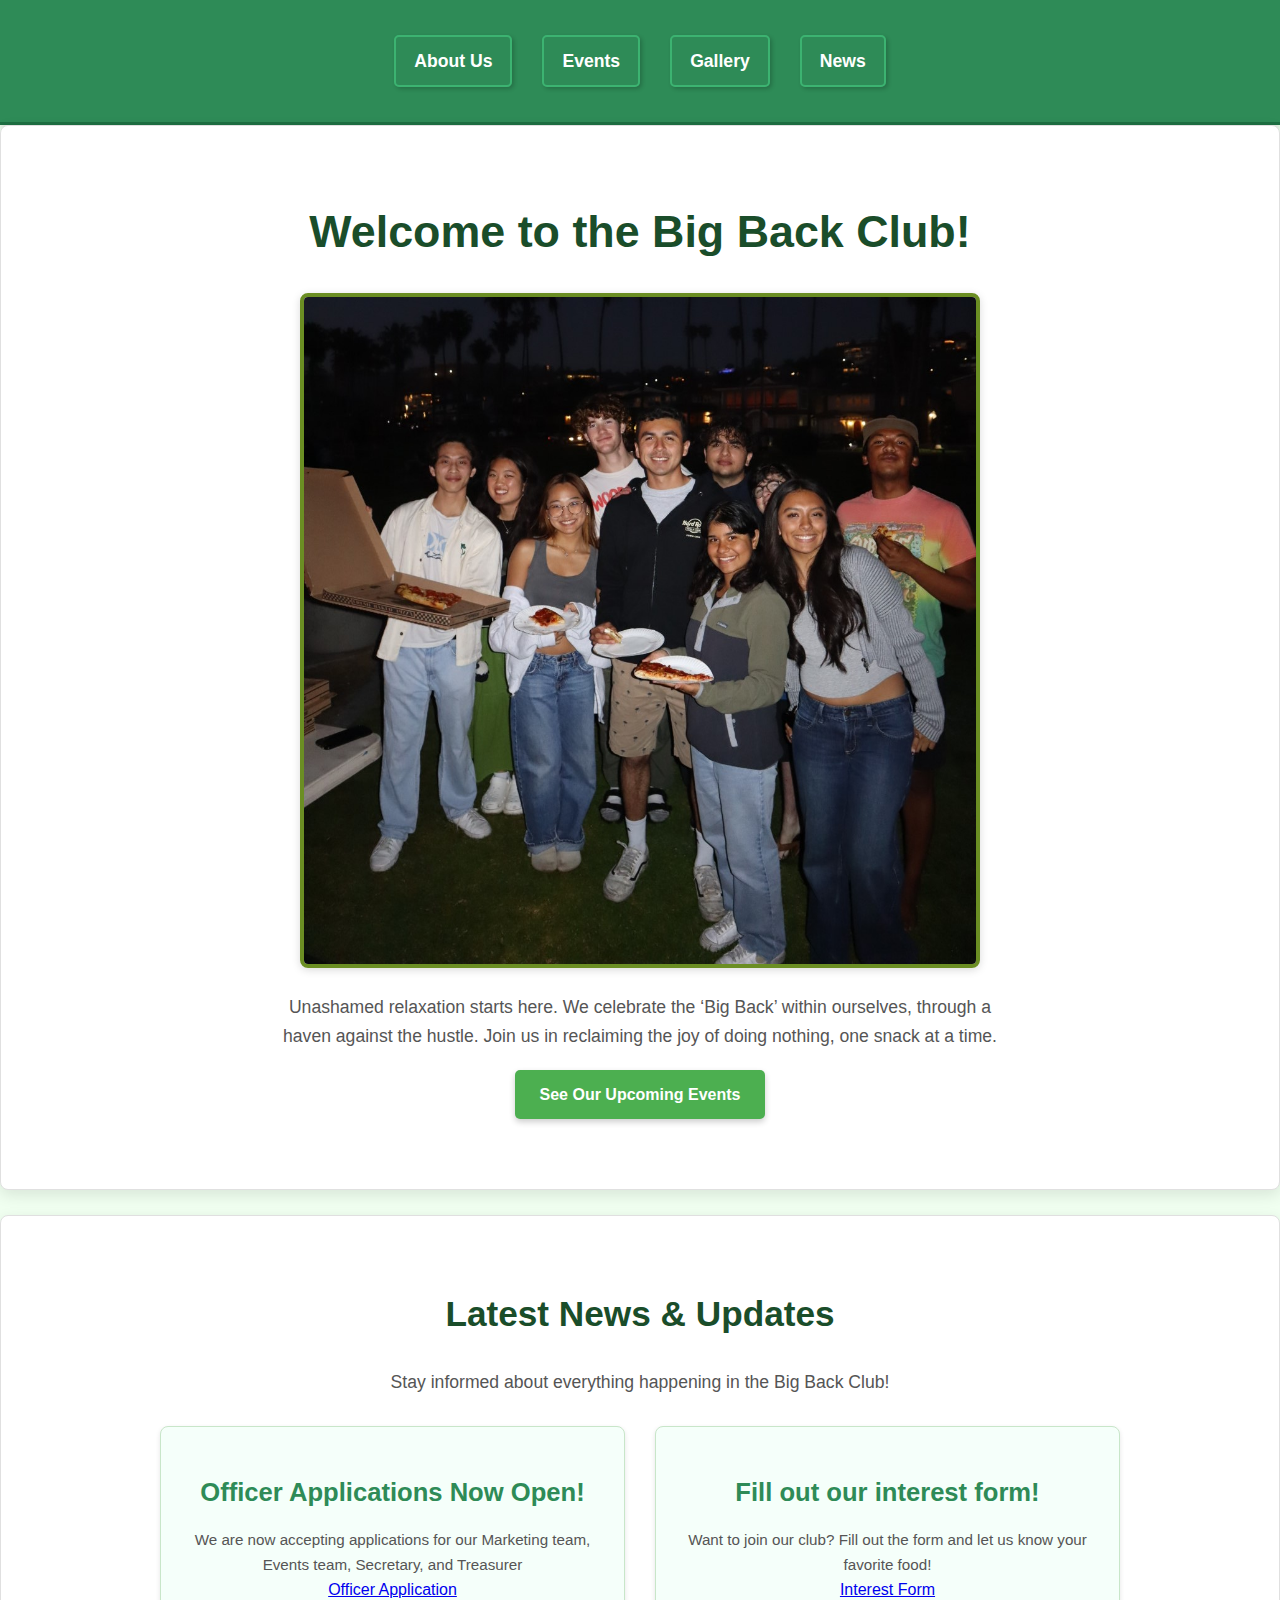
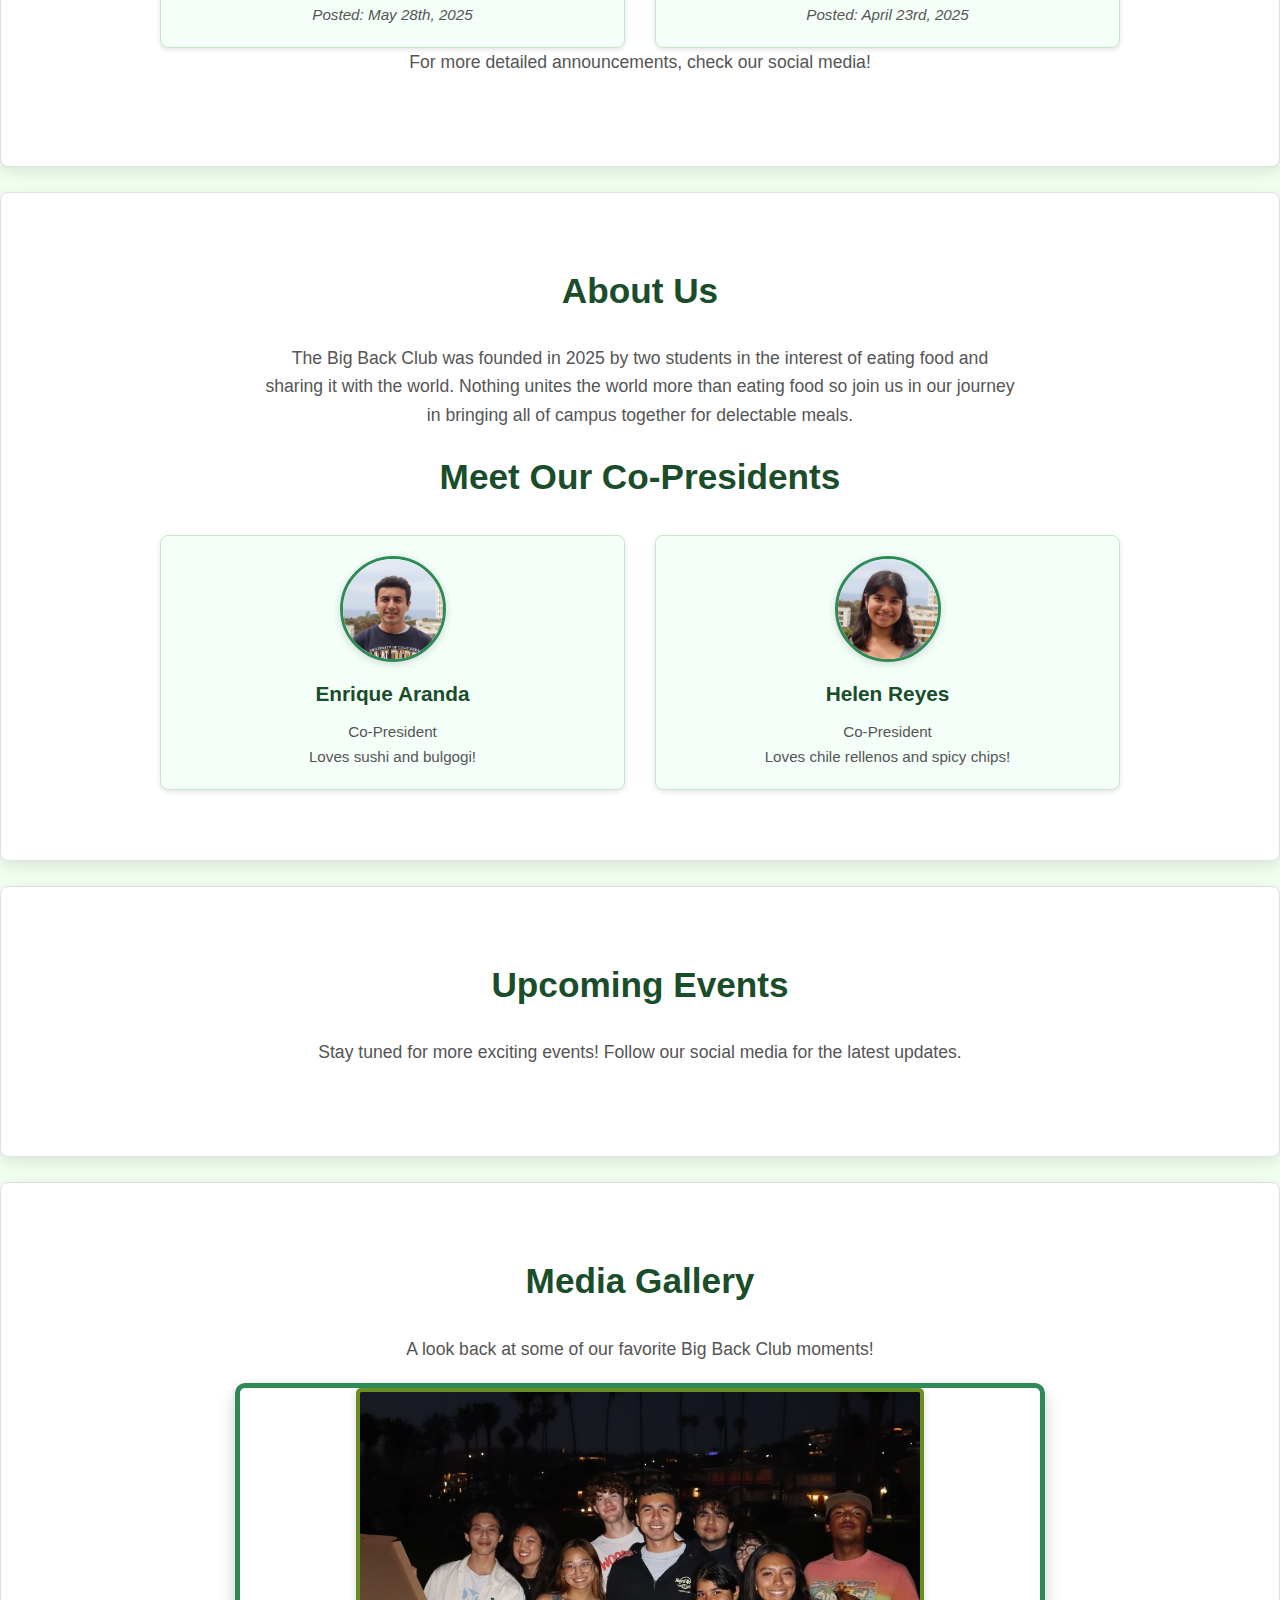
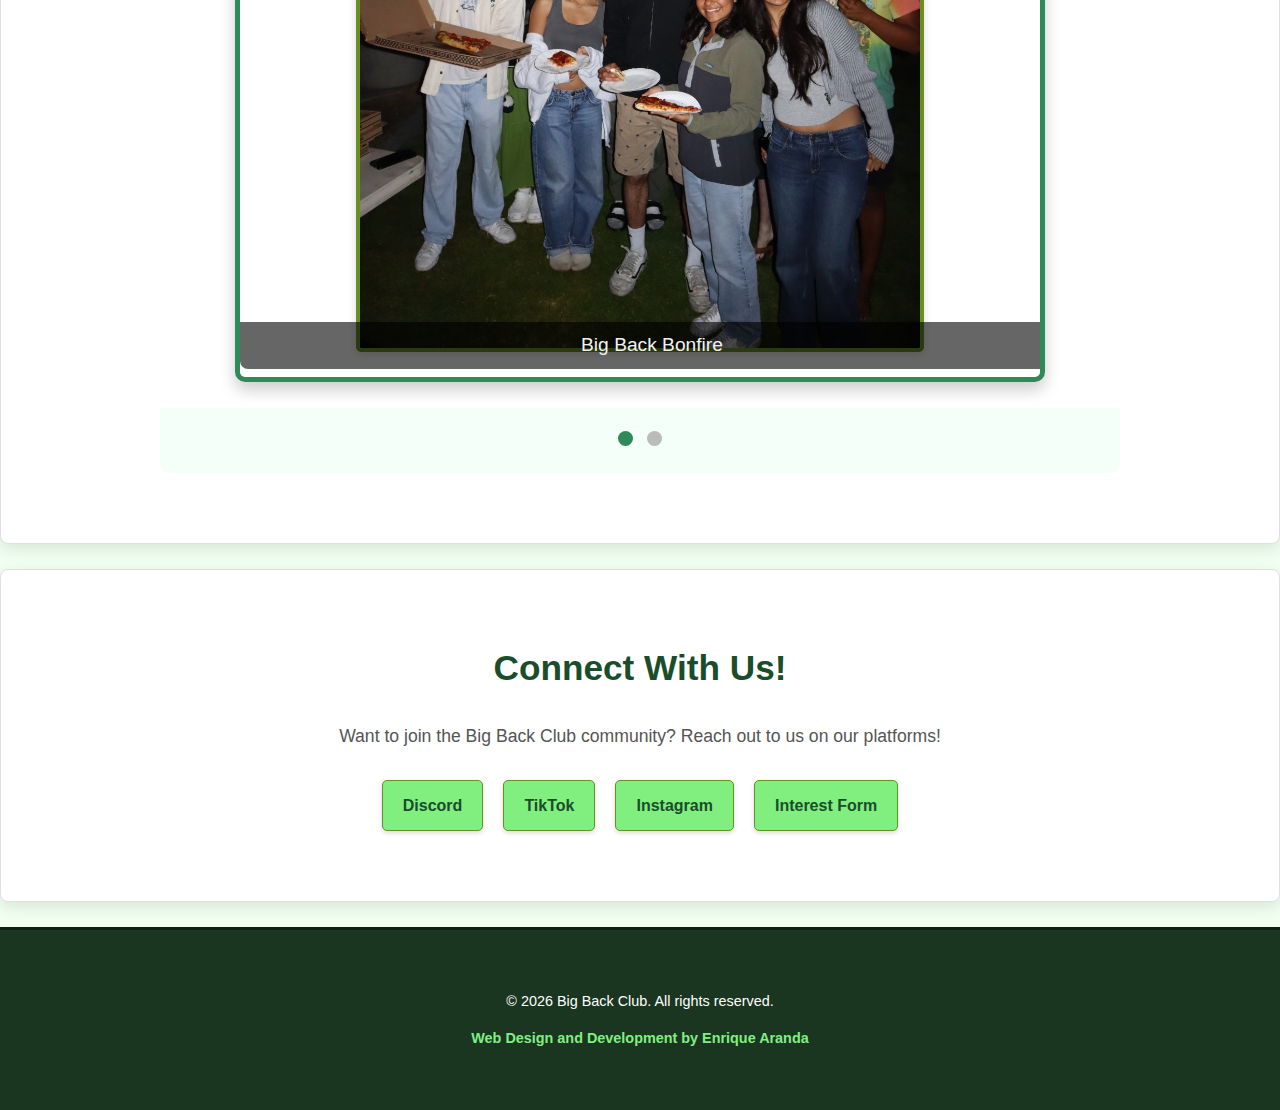
<file: UCSDclub/bigbackclub.html>
<!DOCTYPE html>
<html lang="en">
<head>
    <meta charset="UTF-8" />
    <meta name="viewport" content="width=device-width, initial-scale=1.0" />
    <title>Big Back Club - Home</title>
    <style>
        /* Basic Reset & Body Styling */
        body {
            font-family: 'Roboto', Arial, sans-serif; /* Changed font to Roboto, with Arial as fallback */
            background-color: #F0FFF0; /* Honeydew - very light green */
            color: #333;
            margin: 0;
            padding: 0;
            line-height: 1.6;
            scroll-behavior: smooth;
        }

        .container {
            max-width: 960px;
            margin: 0 auto;
            padding: 20px;
        }

        /* Navbar Styling */
        .navbar {
            background-color: #2E8B57; /* SeaGreen - deep green for navbar */
            padding: 15px 0;
            text-align: center;
            border-bottom: 3px solid #1D6F42; /* Darker SeaGreen border */
            box-shadow: 0 4px 6px rgba(0,0,0,0.1);
        }

        .navbar ul {
            list-style: none;
            margin: 0;
            padding: 0;
            display: flex;
            justify-content: center;
            flex-wrap: wrap;
        }

        .navbar li {
            margin: 0 15px;
        }

        .navbar a {
            text-decoration: none;
            color: #FFFFFF; /* White text for contrast */
            font-size: 1.1em;
            font-weight: bold;
            padding: 10px 18px;
            border: 2px solid #3CB371; /* MediumSeaGreen - lighter green border */
            border-radius: 5px;
            transition: background-color 0.3s ease, border-color 0.3s ease, transform 0.2s ease;
            display: block;
            box-shadow: 2px 2px 4px rgba(0,0,0,0.2);
        }

        .navbar a:hover,
        .navbar a:focus {
            background-color: #3CB371; /* MediumSeaGreen on hover */
            border-color: #2E8B57;
            transform: translateY(-2px);
        }

        /* Section Styling */
        .section {
            background-color: #ffffff; /* Clean white background for content */
            margin-bottom: 25px;
            padding: 50px;
            border: 1px solid #e0e0e0;
            border-radius: 8px;
            box-shadow: 0 5px 15px rgba(0,0,0,0.1);
            text-align: center;
        }

        .section h1, .section h2 {
            color: #1A4D2A; /* Dark Green for headings */
            margin-top: 0;
            margin-bottom: 25px;
            font-size: 2.8em;
            font-weight: bold;
        }

        .section h2 {
            font-size: 2.2em;
        }

        .section h3 {
            color: #2E8B57; /* SeaGreen for subheadings */
            font-size: 1.6em;
            margin-bottom: 15px;
        }

        .section p {
            font-size: 1.1em;
            max-width: 750px;
            margin: 0 auto 20px auto;
            color: #555;
        }

        .section img {
            max-width: 70%; /* Changed from 100% to 70% */
            height: auto;
            border: 4px solid #6B8E23; /* OliveDrab border for images */
            border-radius: 8px;
            margin-bottom: 25px;
            display: block;
            margin-left: auto;
            margin-right: auto;
            box-shadow: 0 2px 8px rgba(0,0,0,0.15);
        }

        .section .button {
            display: inline-block;
            background-color: #4CAF50; /* Vibrant Green button */
            color: white;
            padding: 12px 25px;
            text-decoration: none;
            border: none;
            border-radius: 5px;
            font-weight: bold;
            transition: background-color 0.3s ease, transform 0.2s ease;
            box-shadow: 0 3px 6px rgba(0,0,0,0.2);
        }

        .section .button:hover {
            background-color: #388E3C; /* Darker Vibrant Green on hover */
            transform: translateY(-2px);
        }

        /* Image Grid for activities/presidents */
        .grid {
            display: grid;
            grid-template-columns: repeat(auto-fit, minmax(280px, 1fr));
            gap: 30px;
            margin-top: 30px;
        }

        .grid-item {
            background-color: #F5FFFA; /* MintCream - very light, almost white green for grid items */
            padding: 20px;
            border: 1px solid #C8E6C9; /* Light Green border */
            border-radius: 8px;
            box-shadow: 0 2px 5px rgba(0,0,0,0.1);
            text-align: center; /* Centered text for all grid items */
        }

        .grid-item img {
            max-width: 100px;
            height: 100px;
            object-fit: cover;
            border-radius: 50%;
            border: 3px solid #2E8B57; /* SeaGreen border */
            margin-bottom: 15px;
            display: block;
            margin-left: auto;
            margin-right: auto;
        }

        .grid-item h4 {
            color: #1A4D2A; /* Dark Green for grid item headings */
            font-size: 1.3em;
            margin-top: 0;
            margin-bottom: 10px;
            text-align: center;
        }

        .grid-item p {
            font-size: 0.95em;
            margin: 0;
            text-align: center;
        }

        /* Slideshow Specific Styling */
        .slideshow-container {
            position: relative;
            max-width: 800px; /* Max width of the slideshow */
            margin: auto;
            overflow: hidden; /* Hide overflowing parts of images */
            border: 5px solid #2E8B57; /* Green border for slideshow */
            border-radius: 10px;
            box-shadow: 0 8px 16px rgba(0,0,0,0.2);
        }

        .mySlides {
            display: none; /* Hide slides by default */
            width: 100%;
        }

        .mySlides img {
            width: 100%;
            height: auto; /* Removed fixed height, now scales proportionally */
            object-fit: cover; /* Ensures images cover the area */
            border-radius: 5px; /* Slightly rounded corners for images */
        }

        /* Caption text */
        .text-caption {
            color: #f2f2f2;
            font-size: 1.2em;
            padding: 8px 12px;
            position: absolute;
            bottom: 8px;
            width: 100%;
            text-align: center;
            background-color: rgba(0,0,0,0.6);
            border-radius: 0 0 8px 8px;
        }

        /* The dots/bullets/indicators */
        .dots-container {
            text-align: center;
            padding: 20px 0;
            background-color: #F5FFFA; /* Match grid item background */
            border-radius: 0 0 8px 8px;
        }

        .dot {
            cursor: pointer;
            height: 15px;
            width: 15px;
            margin: 0 5px;
            background-color: #bbb;
            border-radius: 50%;
            display: inline-block;
            transition: background-color 0.6s ease;
        }

        .active-dot, .dot:hover {
            background-color: #2E8B57; /* Active dot color */
        }

        /* Fading animation */
        .fade {
            animation-name: fade;
            animation-duration: 1.5s;
        }

        @keyframes fade {
            from {opacity: .4}
            to {opacity: 1}
        }

        /* Social Links Styling */
        .social-links {
            display: flex;
            flex-wrap: wrap;
            justify-content: center;
            gap: 20px;
            margin-top: 30px;
        }

        .social-links a {
            display: flex;
            align-items: center;
            gap: 8px;
            background-color: #80ef80; /* The specified light green */
            color: #1A4D2A; /* Dark green text */
            padding: 12px 20px;
            border-radius: 5px;
            text-decoration: none;
            font-weight: bold;
            transition: background-color 0.3s ease, transform 0.2s ease;
            box-shadow: 0 2px 5px rgba(0,0,0,0.15);
            border: 1px solid #6B8E23; /* OliveDrab border */
        }

        .social-links a:hover {
            background-color: #6B8E23; /* OliveDrab on hover */
            color: #FFFFFF;
            transform: translateY(-2px);
        }

        /* Footer Styling */
        .footer {
            background-color: #1A3620; /* Very Dark Green for footer */
            color: #FFFFFF;
            text-align: center;
            padding: 25px 0;
            border-top: 3px solid #0F2013; /* Even darker shade for border */
            font-size: 0.9em;
        }

        .footer a { /* Style for links within the footer */
            color: #80ef80; /* Light green for footer links */
            text-decoration: none;
            font-weight: bold;
            transition: color 0.3s ease;
            margin: 0 10px; /* Add some spacing around footer links */
        }

        .footer a:hover {
            color: #FFFFFF;
        }


        /* Media Queries for Responsiveness */
        @media (max-width: 768px) {
            .navbar ul {
                flex-direction: column;
            }
            .navbar li {
                margin: 5px 0;
            }
            .section {
                padding: 30px 20px;
            }
            .section h1 {
                font-size: 2.2em;
            }
            .section h2 {
                font-size: 1.8em;
            }
            .section h3 {
                font-size: 1.3em;
            }
            .section p {
                font-size: 1em;
            }
            .grid {
                grid-template-columns: 1fr;
            }
            .social-links {
                flex-direction: column;
                align-items: center;
            }
            .section img { /* Adjust main image size for small screens */
                max-width: 90%;
            }
            .slideshow-container {
                max-width: 100%; /* Full width on small screens */
            }
            .mySlides img {
                height: auto; /* Removed fixed height for small screens too */
            }
        }
    </style>
</head>
<body>

    <!-- Navbar for Club Page -->
    <nav class="navbar">
        <div class="container">
            <ul>
                <li><a href="#about-club">About Us</a></li>
                <li><a href="#events">Events</a></li>
                <li><a href="#media-gallery">Gallery</a></li>
                <li><a href="#news">News</a></li>
            </ul>
        </div>
    </nav>

    <!-- Hero Section for Club -->
    <section id="club-hero" class="section">
        <div class="container">
            <h1>Welcome to the Big Back Club!</h1>
            <img
                src="bonfirebigback1.jpg"
                alt="Big Back Club Logo"
                onerror="this.onerror=null; this.src='https://placehold.co/400x250/2E8B57/ffffff?text=Big+Back+Club+Logo';"
            />
            <p>
                Unashamed relaxation starts here. We celebrate the ‘Big Back’ within ourselves, through a haven against the hustle. Join us in reclaiming the joy of doing nothing, one snack at a time.
            </p>
            <a href="#events" class="button">See Our Upcoming Events</a>
        </div>
    </section>

    <!-- News Section -->
    <section id="news" class="section">
        <div class="container">
            <h2>Latest News & Updates</h2>
            <p>Stay informed about everything happening in the Big Back Club!</p>
            <div class="grid">
                <div class="grid-item">
                    <h3>Officer Applications Now Open!</h3>
                    <p>We are now accepting applications for our Marketing team, Events team, Secretary, and Treasurer</p>
                    <a href = "https://forms.gle/sswGXBywDNNQvUnA8"> Officer Application </a>
                    <p class="text-sm text-gray-600 mt-2"><em>Posted: May 28th, 2025</em></p>
                </div>
                <div class="grid-item">
                    <h3>Fill out our interest form!</h3>
                    <p>Want to join our club? Fill out the form and let us know your favorite food!</p>
                    <a href = "https://forms.gle/TfWb6Vtptg8HbcKp7"> Interest Form </a>
                    <p class="text-sm text-gray-600 mt-2"><em>Posted: April 23rd, 2025</em></p>
                </div>
            </div>
            <p class="mt-8">
                For more detailed announcements, check our social media!
            </p>
        </div>
    </section>

    <!-- About Us & Co-Presidents Section -->
    <section id="about-club" class="section">
        <div class="container">
            <h2>About Us</h2>
            <p>
The Big Back Club was founded in 2025 by two students in the interest of eating food and sharing it with the world. Nothing unites the world more than eating food so join us in our journey in bringing all of campus together for delectable meals.
            </p>
           

            <h2 class="mt-10">Meet Our Co-Presidents</h2>
            <div class="grid">
                <div class="grid-item">
                    <img src="../files/portrait.JPG" alt="Co-President 1">
                    <h4>Enrique Aranda</h4>
                    <p>Co-President</p>
                    <p>Loves sushi and bulgogi!</p>
                </div>
                <div class="grid-item">
                    <img src="helenportrait1.jpg" alt="Co-President 2">
                    <h4>Helen Reyes</h4>
                    <p>Co-President</p>
                    <p>Loves chile rellenos and spicy chips!</p>
                </div>
            </div>
        </div>
    </section>

    <!-- Events Section -->
    <section id="events" class="section">
        <div class="container">
            <h2>Upcoming Events</h2>
            <p class="mt-8">
                Stay tuned for more exciting events! Follow our social media for the latest updates.
            </p>
        </div>
    </section>

    <!-- Media Gallery Section (Slideshow) -->
    <section id="media-gallery" class="section">
        <div class="container">
            <h2>Media Gallery</h2>
            <p>A look back at some of our favorite Big Back Club moments!</p>

            <div class="slideshow-container">
                <div class="mySlides fade">
                    <img src="bonfirebigback1.jpg" alt="Big Back Bonfire">
                    <div class="text-caption">Big Back Bonfire</div>
                </div>

                <div class="mySlides fade">
                    <img src="kbbq.jpg" alt="Korean BBQ">
                    <div class="text-caption">KOGI KBBQ</div>
                </div>

            </div>
            <br>

            <div class="dots-container">
                <span class="dot" onclick="currentSlide(1)"></span>
                <span class="dot" onclick="currentSlide(2)"></span>
            </div>

        </div>
    </section>

    <!-- Connect With Us Section -->
    <section id="connect-with-us" class="section">
        <div class="container">
            <h2>Connect With Us!</h2>
            <p>
                Want to join the Big Back Club community? Reach out to us on our platforms!
            </p>
            <div class="social-links">
                <a href="https://discord.com/invite/5qJtbnwSRk" target="_blank" rel="noopener noreferrer">
                    Discord
                </a>
                <a href="https://www.tiktok.com/@ucsdbigbacks" target="_blank" rel="noopener noreferrer">
                    TikTok
                </a>
                <a href="https://www.instagram.com/ucsdbigbacks" target="_blank" rel="noopener noreferrer">
                    Instagram
                </a>
                <a href="https://forms.gle/TfWb6Vtptg8HbcKp7" target="_blank" rel="noopener noreferrer">
                    Interest Form
                </a>
            </div>
        </div>
    </section>

    <!-- Footer -->
    <footer class="footer">
        <div class="container">
            <p>&copy; <script>document.write(new Date().getFullYear())</script> Big Back Club. All rights reserved.</p>
            <p><a href="site.html" target="_blank" rel="noopener noreferrer">Web Design and Development by Enrique Aranda</a></p>
        </div>
    </footer>

    <script>
        let slideIndex = 1;
        let slideshowInterval; // Variable to hold the interval ID

        // Function to show slides
        function showSlides(n) {
            let i;
            let slides = document.getElementsByClassName("mySlides");
            let dots = document.getElementsByClassName("dot");
            if (n > slides.length) { slideIndex = 1 }
            if (n < 1) { slideIndex = slides.length }
            for (i = 0; i < slides.length; i++) {
                slides[i].style.display = "none";
            }
            for (i = 0; i < dots.length; i++) {
                dots[i].className = dots[i].className.replace(" active-dot", "");
            }
            slides[slideIndex - 1].style.display = "block";
            dots[slideIndex - 1].className += " active-dot";
        }

        // Next/previous controls (removed from HTML, but functions remain for auto-slideshow)
        function plusSlides(n) {
            showSlides(slideIndex += n);
            // resetSlideshowInterval(); // No need to reset on manual navigation if buttons are gone
        }

        // Thumbnail image controls (dots)
        function currentSlide(n) {
            showSlides(slideIndex = n);
            resetSlideshowInterval(); // Reset timer on manual navigation via dots
        }

        // Automatic slideshow
        function autoSlides() {
            plusSlides(1); // Move to the next slide
        }

        // Function to reset the slideshow interval
        function resetSlideshowInterval() {
            clearInterval(slideshowInterval); // Clear existing interval
            slideshowInterval = setInterval(autoSlides, 5000); // Set new interval (5 seconds)
        }

        // Initialize slideshow on window load
        window.onload = function() {
            showSlides(slideIndex); // Show the first slide
            resetSlideshowInterval(); // Start the automatic slideshow
        };
    </script>

</body>
</html>
</file>
